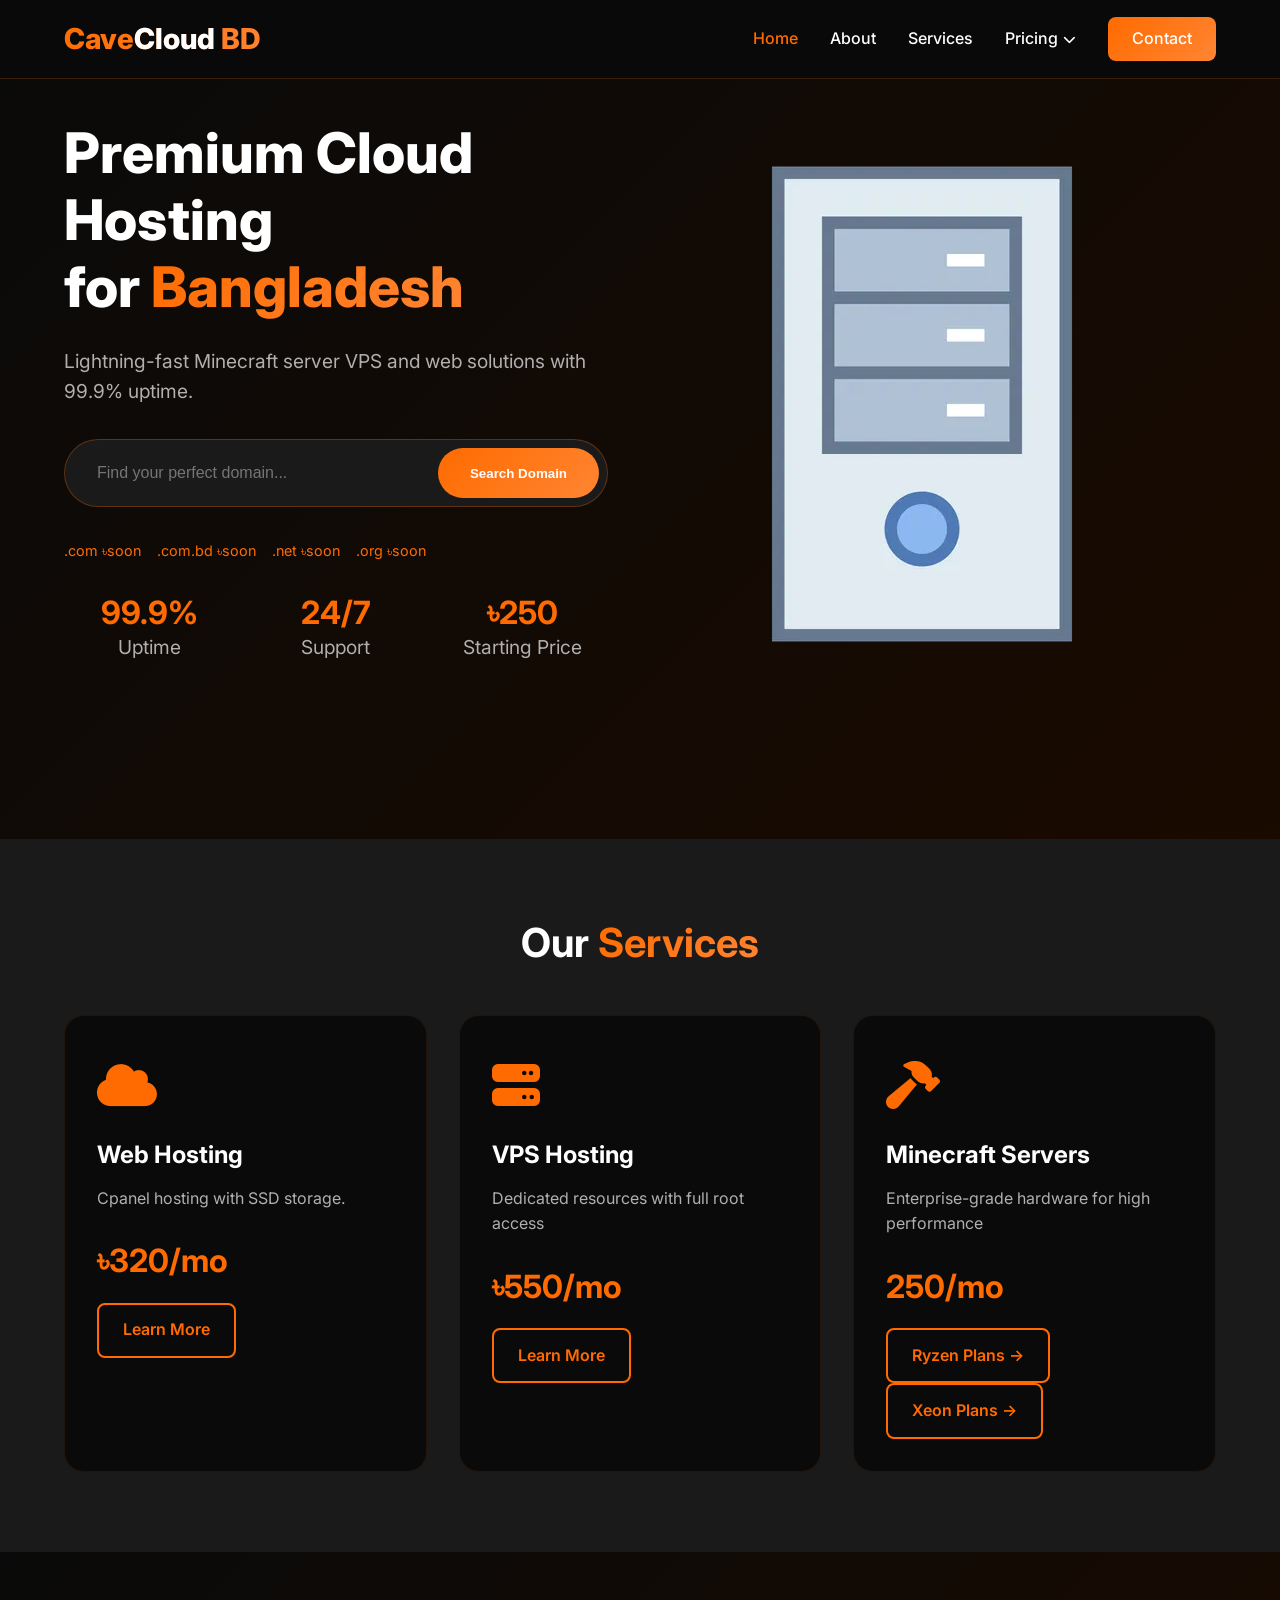
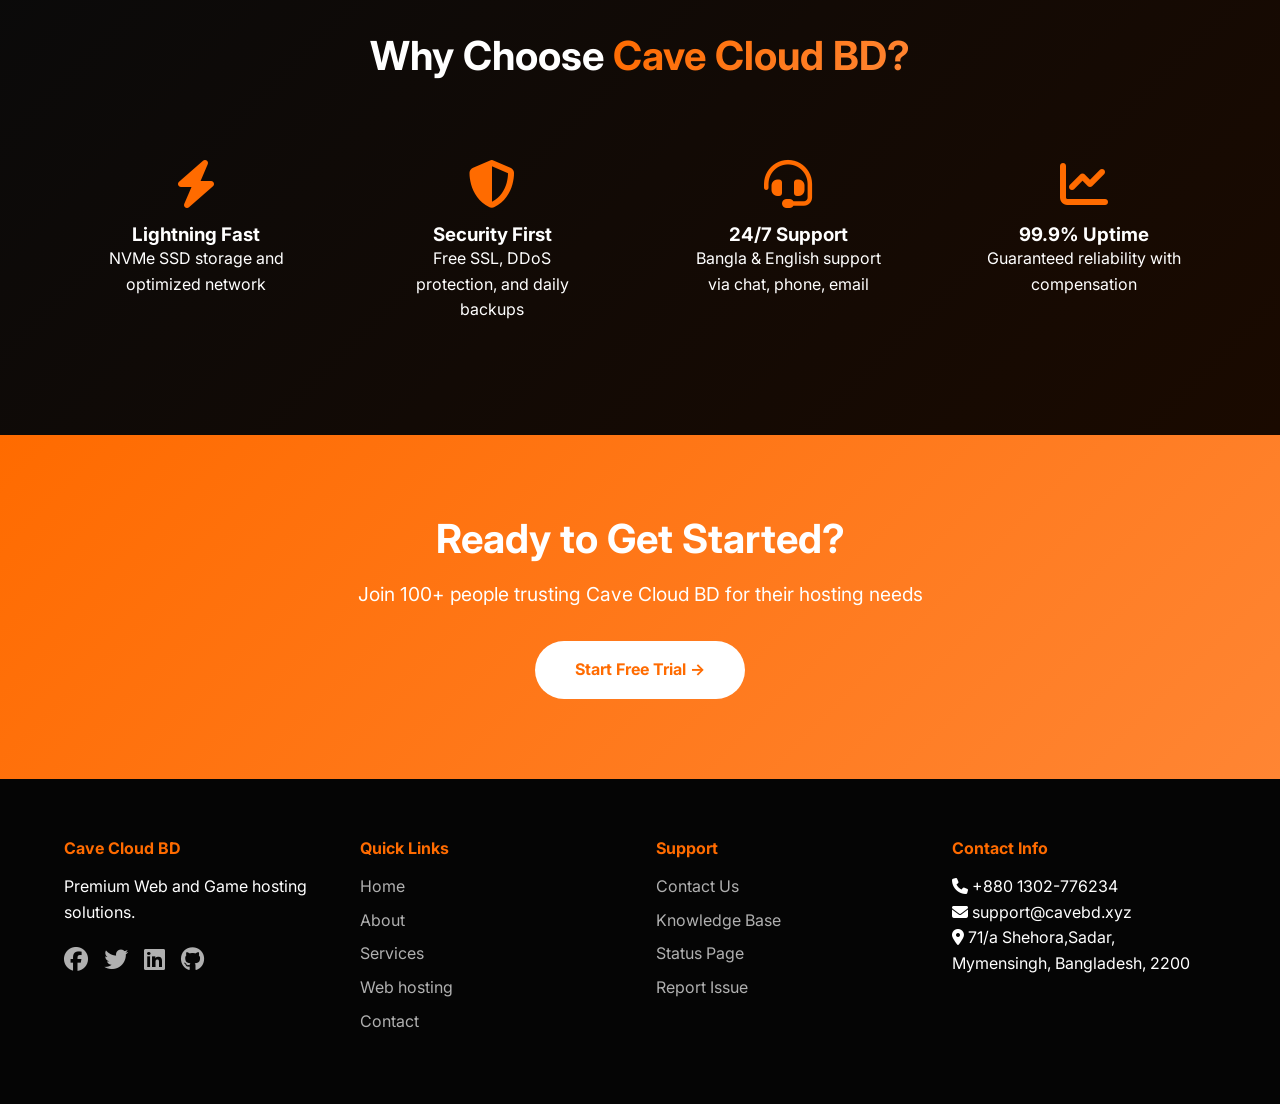
<file: index.html>
<!DOCTYPE html>
<html lang="en">
<head>
    <meta charset="UTF-8">
    <meta name="viewport" content="width=device-width, initial-scale=1.0">
    <title>Cave Cloud BD - Premium Cloud & VPS Hosting</title>
    <meta name="description" content="Lightning-fast Game server, VPS and hosting solutions with 99.9% uptime.">
    <link href="https://fonts.googleapis.com/css2?family=Inter:ital,wght@0,100..900;1,100..900&display=swap" rel="stylesheet">
    <link rel="stylesheet" href="https://cdnjs.cloudflare.com/ajax/libs/font-awesome/6.5.1/css/all.min.css">
    <link rel="stylesheet" href="css/style.css">
</head>
<body>
    <!-- Navigation Component -->
    <nav class="navbar">
        <div class="nav-container">
            <div class="logo">Cave<span>Cloud</span> BD</div>
            <div class="hamburger">
                <span></span>
                <span></span>
                <span></span>
            </div>
                        <div class="nav-links">
                <a href="index.html">Home</a>
                <a href="about.html">About</a>
                <a href="services.html">Services</a>
               <div class="dropdown">
        <a href="pricing.html" class="dropbtn">Pricing<i class="fa-solid fa-chevron-down" style="font-size: 0.8rem; margin-left: 5px;"></i></a>
        <div class="dropdown-content">
            <a href="mcserver.html" class="dropdown-item">
                <div class="item-icon"><i class="fas fa-mountain"></i></div>
                <div class="item-text">
                    <span class="item-title">Minecraft Sever (Xeon)</span>
                </div>
            </a>
            <a href="ryzen.html" class="dropdown-item">
                <div class="item-icon"><i class="fa-solid fa-globe"></i></div>
                <div class="item-text">
                    <span class="item-title">Minecraft Server (Ryzen)</span>
                </div>
            </a>
            <a href="#" class="dropdown-item">
                <div class="item-icon"><i class="fa-solid fa-server"></i></div>
                <div class="item-text">
                    <span class="item-title">Bdix vps plans</span>
                </div>
            </a>
            <a href="pricing.html" class="dropdown-item">
                <div class="item-icon"><i class="fa-solid fa-cloud"></i></div>
                <div class="item-text">
                    <span class="item-title">BDIX Cpanel Hosting</span>
                </div>
            </a>
        </div>
    </div>
                <a href="contact.html" class="btn-nav">Contact</a>
            </div>
        </div>
    </nav>

    <!-- Hero Section -->
    <section class="hero" id="home">
        <div class="hero-container">
            <div class="hero-content">
                <h1>Premium Cloud Hosting<br>for <span class="gradient-text">Bangladesh</span></h1>
                <p>Lightning-fast Minecraft server VPS and web solutions with 99.9% uptime.</p>
                <div class="domain-search">
                    <input type="text" id="domainInput" placeholder="Find your perfect domain...">
                    <button id="searchDomainBtn">Search Domain</button>
                </div>
                <div class="domain-extensions">
                    <span>.com ৳soon</span>
                    <span>.com.bd ৳soon</span>
                    <span>.net ৳soon</span>
                    <span>.org ৳soon</span>
                </div>
                <div class="hero-stats">
                    <div class="stat">
                        <h3>99.9%</h3>
                        <p>Uptime</p>
                    </div>
                    <div class="stat">
                        <h3>24/7</h3>
                        <p>Support</p>
                    </div>
                    <div class="stat">
                        <h3>৳250</h3>
                        <p>Starting Price</p>
                    </div>
                </div>
            </div>
<div class="hero-image">
    <img src="media/19201.png" alt="server" class="responsive-img">
</div>
    <p></p>
                </div>
            </div>
        </div>
    </section>

    <!-- Services Preview Section -->
    <section class="services-preview">
        <h2 class="section-title">Our <span class="gradient-text">Services</span></h2>
        <div class="services-grid">
            <div class="service-card">
                <div class="service-icon"><i class="fas fa-cloud"></i></div>
                <h3>Web Hosting</h3>
                <p>Cpanel hosting with SSD storage.</p>
                <div class="price">৳320<span>/mo</span></div>
                <a href="pricing.html" class="btn-service">Learn More</a>
            </div>
            <div class="service-card">
                <div class="service-icon"><i class="fas fa-server"></i></div>
                <h3>VPS Hosting</h3>
                <p>Dedicated resources with full root access</p>
                <div class="price">৳550<span>/mo</span></div>
                <a href="services.html" class="btn-service">Learn More</a>
            </div>
            <div class="service-card">
                <div class="service-icon"><i class="fas fa-hammer"></i></div>
                <h3>Minecraft Servers</h3>
                <p>Enterprise-grade hardware for high performance</p>
                <div class="price">250<span>/mo</span></div>
                <a href="ryzen.html" class="btn-service">Ryzen Plans →</a>
                <a href="mcserver.html" class="btn-service">Xeon Plans →</a>
            </div>
        </div>
    </section>

    <!-- Features Section -->
    <section class="features">
        <h2 class="section-title">Why Choose <span class="gradient-text">Cave Cloud BD?</span></h2>
        <div class="features-grid">
            <div class="feature-item">
                <i class="fas fa-bolt"></i>
                <h3>Lightning Fast</h3>
                <p>NVMe SSD storage and optimized network</p>
            </div>
            <div class="feature-item">
                <i class="fas fa-shield-alt"></i>
                <h3>Security First</h3>
                <p>Free SSL, DDoS protection, and daily backups</p>
            </div>
            <div class="feature-item">
                <i class="fas fa-headset"></i>
                <h3>24/7 Support</h3>
                <p>Bangla & English support via chat, phone, email</p>
            </div>
            <div class="feature-item">
                <i class="fas fa-chart-line"></i>
                <h3>99.9% Uptime</h3>
                <p>Guaranteed reliability with compensation</p>
            </div>
        </div>
    </section>

    <!-- CTA Section -->
    <section class="cta">
        <h2>Ready to Get Started?</h2>
        <p>Join 100+ people trusting Cave Cloud BD for their hosting needs</p>
        <a href="contact.html" class="btn-cta">Start Free Trial →</a>
    </section>

    <!-- Footer -->
    <footer class="footer">
        <div class="footer-grid">
            <div class="footer-col">
                <h4>Cave Cloud BD</h4>
                <p>Premium Web and Game hosting solutions.</p>
                <div class="social-links">
                    <a href="#"><i class="fab fa-facebook"></i></a>
                    <a href="#"><i class="fab fa-twitter"></i></a>
                    <a href="#"><i class="fab fa-linkedin"></i></a>
                    <a href="#"><i class="fab fa-github"></i></a>
                </div>
            </div>
            <div class="footer-col">
                <h4>Quick Links</h4>
                <a href="index.html">Home</a>
                <a href="about.html">About</a>
                <a href="services.html">Services</a>
                <a href="pricing.html">Web hosting</a>
                <a href="contact.html">Contact</a>
            </div>
            <div class="footer-col">
                <h4>Support</h4>
                <a href="contact.html">Contact Us</a>
                <a href="#">Knowledge Base</a>
                <a href="#">Status Page</a>
                <a href="#">Report Issue</a>
            </div>
            <div class="footer-col">
                <h4>Contact Info</h4>
                <p><i class="fas fa-phone"></i> +880 1302-776234</p>
                <p><i class="fas fa-envelope"></i> support@cavebd.xyz</p>
                <p><i class="fas fa-map-marker-alt"></i> 71/a Shehora,Sadar, Mymensingh, Bangladesh, 2200</p>
            </div>
        </div>
<!--Start of Tawk.to Script-->
<script type="text/javascript">
var Tawk_API=Tawk_API||{}, Tawk_LoadStart=new Date();
(function(){
var s1=document.createElement("script"),s0=document.getElementsByTagName("script")[0];
s1.async=true;
s1.src='https://embed.tawk.to/69cfdf5ab90ed41c33a4aba9/1jla00uqp';
s1.charset='UTF-8';
s1.setAttribute('crossorigin','*');
s0.parentNode.insertBefore(s1,s0);
})();
</script>
<!--End of Tawk.to Script-->
    <script src="js/main.js"></script>
</body>
</html>
</file>
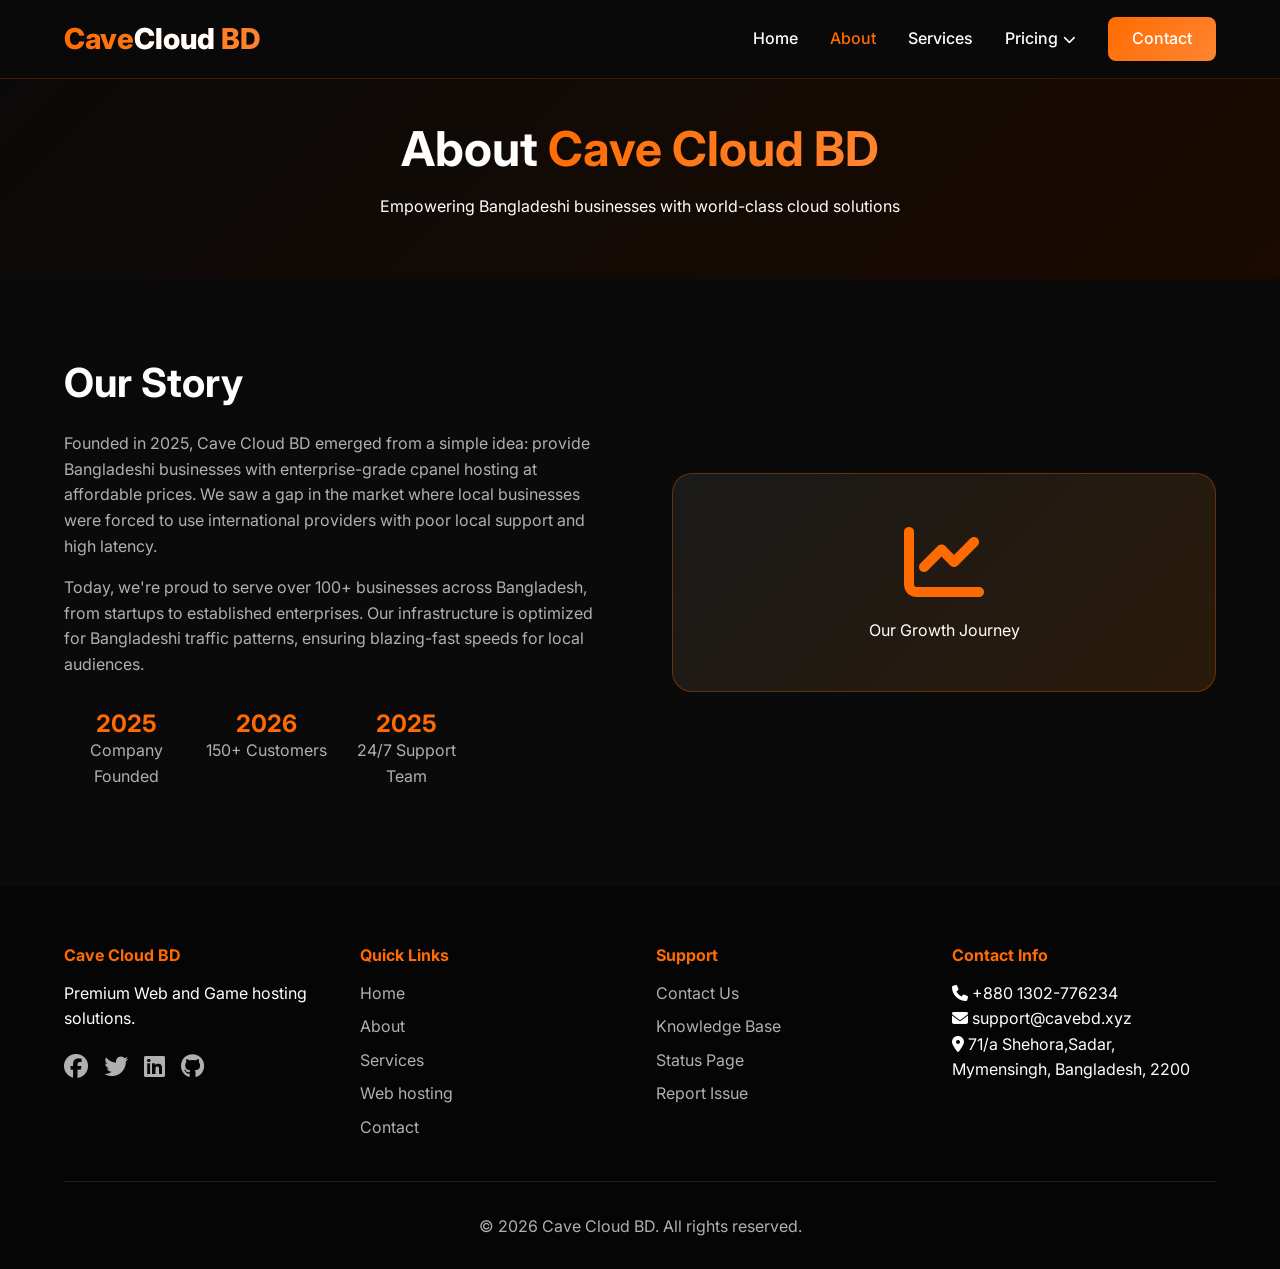
<file: about.html>
<!DOCTYPE html>
<html lang="en">
<head>
    <meta charset="UTF-8">
    <meta name="viewport" content="width=device-width, initial-scale=1.0">
    <title>About Us - Cave Cloud BD</title>
    <link href="https://fonts.googleapis.com/css2?family=Inter:ital,wght@0,100..900;1,100..900&display=swap" rel="stylesheet">
    <link rel="stylesheet" href="https://cdnjs.cloudflare.com/ajax/libs/font-awesome/6.5.1/css/all.min.css">
    <link rel="stylesheet" href="css/style.css">
</head>
<body>
    <nav class="navbar">
        <div class="nav-container">
            <div class="logo">Cave<span>Cloud</span> BD</div>
            <div class="hamburger">
                <span></span>
                <span></span>
                <span></span>
            </div>
                       <div class="nav-links">
                <a href="index.html">Home</a>
                <a href="about.html">About</a>
                <a href="services.html">Services</a>
               <div class="dropdown">
        <a href="pricing.html" class="dropbtn">Pricing<i class="fa-solid fa-chevron-down" style="font-size: 0.8rem; margin-left: 5px;"></i></a>
        <div class="dropdown-content">
            <a href="mcserver.html" class="dropdown-item">
                <div class="item-icon"><i class="fas fa-mountain"></i></div>
                <div class="item-text">
                    <span class="item-title">Minecraft Sever (Xeon)</span>
                </div>
            </a>
            <a href="ryzen.html" class="dropdown-item">
                <div class="item-icon"><i class="fa-solid fa-globe"></i></div>
                <div class="item-text">
                    <span class="item-title">Minecraft Server (Ryzen)</span>
                </div>
            </a>
            <a href="#" class="dropdown-item">
                <div class="item-icon"><i class="fa-solid fa-server"></i></div>
                <div class="item-text">
                    <span class="item-title">Bdix vps plans</span>
                </div>
            </a>
            <a href="pricing.html" class="dropdown-item">
                <div class="item-icon"><i class="fa-solid fa-cloud"></i></div>
                <div class="item-text">
                    <span class="item-title">BDIX Cpanel Hosting</span>
                </div>
            </a>
        </div>
    </div>
                <a href="contact.html" class="btn-nav">Contact</a>
            </div>
        </div>
    </nav>

    <section class="page-header">
        <h1>About <span class="gradient-text">Cave Cloud BD</span></h1>
        <p>Empowering Bangladeshi businesses with world-class cloud solutions</p>
    </section>

    <section class="about-story">
        <div class="about-container">
            <div class="about-content">
                <h2>Our Story</h2>
                <p>Founded in 2025, Cave Cloud BD emerged from a simple idea: provide Bangladeshi businesses with enterprise-grade cpanel hosting at affordable prices. We saw a gap in the market where local businesses were forced to use international providers with poor local support and high latency.</p>
                <p>Today, we're proud to serve over 100+ businesses across Bangladesh, from startups to established enterprises. Our infrastructure is optimized for Bangladeshi traffic patterns, ensuring blazing-fast speeds for local audiences.</p>
                <div class="milestones">
                    <div class="milestone">
                        <h3>2025</h3>
                        <p>Company Founded</p>
                    </div>
                    <div class="milestone">
                        <h3>2026</h3>
                        <p>150+ Customers</p>
                    </div>
                    <div class="milestone">
                        <h3>2025</h3>
                        <p>24/7 Support Team</p>
                    </div>
                </div>
            </div>
            <div class="about-image">
                <div class="image-placeholder">
                    <i class="fas fa-chart-line"></i>
                    <p>Our Growth Journey</p>
                </div>
            </div>
        </div>
    </section>
 <!-- Footer -->
    <footer class="footer">
        <div class="footer-grid">
            <div class="footer-col">
                <h4>Cave Cloud BD</h4>
                <p>Premium Web and Game hosting solutions.</p>
                <div class="social-links">
                    <a href="#"><i class="fab fa-facebook"></i></a>
                    <a href="#"><i class="fab fa-twitter"></i></a>
                    <a href="#"><i class="fab fa-linkedin"></i></a>
                    <a href="#"><i class="fab fa-github"></i></a>
                </div>
            </div>
            <div class="footer-col">
                <h4>Quick Links</h4>
                <a href="index.html">Home</a>
                <a href="about.html">About</a>
                <a href="services.html">Services</a>
                <a href="pricing.html">Web hosting</a>
                <a href="contact.html">Contact</a>
            </div>
            <div class="footer-col">
                <h4>Support</h4>
                <a href="contact.html">Contact Us</a>
                <a href="#">Knowledge Base</a>
                <a href="#">Status Page</a>
                <a href="#">Report Issue</a>
            </div>
            <div class="footer-col">
                <h4>Contact Info</h4>
                <p><i class="fas fa-phone"></i> +880 1302-776234</p>
                <p><i class="fas fa-envelope"></i> support@cavebd.xyz</p>
                <p><i class="fas fa-map-marker-alt"></i> 71/a Shehora,Sadar, Mymensingh, Bangladesh, 2200</p>
            </div>
        </div>
        <div class="copyright">
            <p>&copy; 2026 Cave Cloud BD. All rights reserved.</p>
        </div>
    </footer>
<!--Start of Tawk.to Script-->
<script type="text/javascript">
var Tawk_API=Tawk_API||{}, Tawk_LoadStart=new Date();
(function(){
var s1=document.createElement("script"),s0=document.getElementsByTagName("script")[0];
s1.async=true;
s1.src='https://embed.tawk.to/69cfdf5ab90ed41c33a4aba9/1jla00uqp';
s1.charset='UTF-8';
s1.setAttribute('crossorigin','*');
s0.parentNode.insertBefore(s1,s0);
})();
</script>
<!--End of Tawk.to Script-->
    <script src="js/main.js"></script>
</body>
</html>
</file>
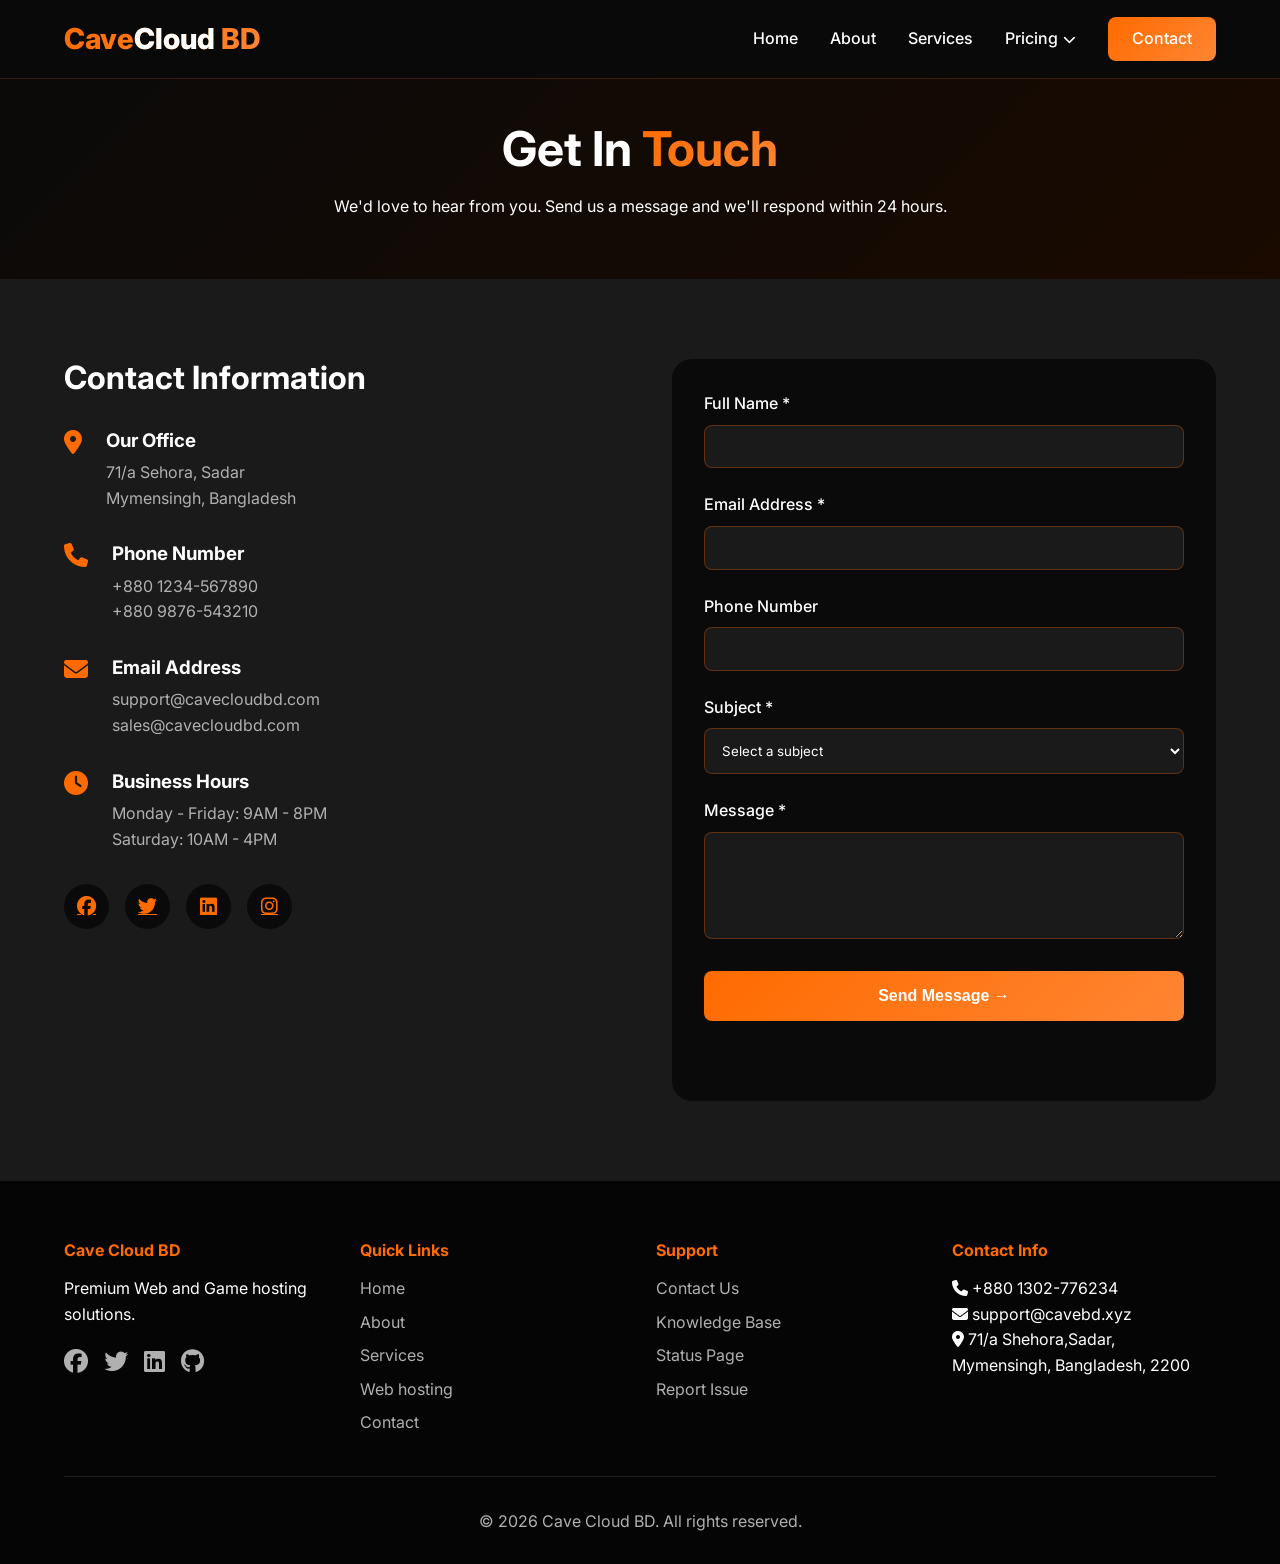
<file: contact.html>
<!DOCTYPE html>
<html lang="en">
<head>
    <meta charset="UTF-8">
    <meta name="viewport" content="width=device-width, initial-scale=1.0">
    <title>Contact Us - Cave Cloud BD</title>
    <link href="https://fonts.googleapis.com/css2?family=Inter:ital,wght@0,100..900;1,100..900&display=swap" rel="stylesheet">
    <link rel="stylesheet" href="https://cdnjs.cloudflare.com/ajax/libs/font-awesome/6.5.1/css/all.min.css">
    <link rel="stylesheet" href="css/style.css">
</head>
<body>
    <nav class="navbar">
        <div class="nav-container">
            <div class="logo">Cave<span>Cloud</span> BD</div>
            <div class="hamburger">
                <span></span>
                <span></span>
                <span></span>
            </div>
                        <div class="nav-links">
                <a href="index.html">Home</a>
                <a href="about.html">About</a>
                <a href="services.html">Services</a>
               <div class="dropdown">
        <a href="pricing.html" class="dropbtn">Pricing<i class="fa-solid fa-chevron-down" style="font-size: 0.8rem; margin-left: 5px;"></i></a>
        <div class="dropdown-content">
            <a href="mcserver.html" class="dropdown-item">
                <div class="item-icon"><i class="fas fa-mountain"></i></div>
                <div class="item-text">
                    <span class="item-title">Minecraft Sever (Xeon)</span>
                </div>
            </a>
            <a href="#" class="dropdown-item">
                <div class="item-icon"><i class="fa-solid fa-globe"></i></div>
                <div class="item-text">
                    <span class="item-title">Minecraft Server (Ryzen)</span>
                </div>
            </a>
            <a href="#" class="dropdown-item">
                <div class="item-icon"><i class="fa-solid fa-server"></i></div>
                <div class="item-text">
                    <span class="item-title">Bdix vps plans</span>
                </div>
            </a>
            <a href="pricing.html" class="dropdown-item">
                <div class="item-icon"><i class="fa-solid fa-cloud"></i></div>
                <div class="item-text">
                    <span class="item-title">BDIX Cpanel Hosting</span>
                </div>
            </a>
        </div>
    </div>
                <a href="contact.html" class="btn-nav">Contact</a>
            </div>
        </div>
    </nav>

    <section class="page-header">
        <h1>Get In <span class="gradient-text">Touch</span></h1>
        <p>We'd love to hear from you. Send us a message and we'll respond within 24 hours.</p>
    </section>

    <section class="contact-section">
        <div class="contact-container">
            <div class="contact-info">
                <h2>Contact Information</h2>
                <div class="info-item">
                    <i class="fas fa-map-marker-alt"></i>
                    <div>
                        <h3>Our Office</h3>
                        <p>71/a Sehora, Sadar<br>Mymensingh, Bangladesh</p>
                    </div>
                </div>
                <div class="info-item">
                    <i class="fas fa-phone"></i>
                    <div>
                        <h3>Phone Number</h3>
                        <p>+880 1234-567890<br>+880 9876-543210</p>
                    </div>
                </div>
                <div class="info-item">
                    <i class="fas fa-envelope"></i>
                    <div>
                        <h3>Email Address</h3>
                        <p>support@cavecloudbd.com<br>sales@cavecloudbd.com</p>
                    </div>
                </div>
                <div class="info-item">
                    <i class="fas fa-clock"></i>
                    <div>
                        <h3>Business Hours</h3>
                        <p>Monday - Friday: 9AM - 8PM<br>Saturday: 10AM - 4PM</p>
                    </div>
                </div>
                <div class="social-links-large">
                    <a href="#"><i class="fab fa-facebook"></i></a>
                    <a href="#"><i class="fab fa-twitter"></i></a>
                    <a href="#"><i class="fab fa-linkedin"></i></a>
                    <a href="#"><i class="fab fa-instagram"></i></a>
                </div>
            </div>
            <div class="contact-form">
                <form id="contactForm">
                    <div class="form-group">
                        <label for="name">Full Name *</label>
                        <input type="text" id="name" name="name" required>
                    </div>
                    <div class="form-group">
                        <label for="email">Email Address *</label>
                        <input type="email" id="email" name="email" required>
                    </div>
                    <div class="form-group">
                        <label for="phone">Phone Number</label>
                        <input type="tel" id="phone" name="phone">
                    </div>
                    <div class="form-group">
                        <label for="subject">Subject *</label>
                        <select id="subject" name="subject" required>
                            <option value="">Select a subject</option>
                            <option value="sales">Sales Inquiry</option>
                            <option value="support">Technical Support</option>
                            <option value="billing">Billing Question</option>
                            <option value="general">General Inquiry</option>
                        </select>
                    </div>
                    <div class="form-group">
                        <label for="message">Message *</label>
                        <textarea id="message" name="message" rows="5" required></textarea>
                    </div>
                    <button type="submit" class="btn-submit">Send Message →</button>
                </form>
                <div id="formMessage" class="form-message"></div>
            </div>
        </div>
    </section>
    </section>
    <!-- Footer -->
    <footer class="footer">
        <div class="footer-grid">
            <div class="footer-col">
                <h4>Cave Cloud BD</h4>
                <p>Premium Web and Game hosting solutions.</p>
                <div class="social-links">
                    <a href="#"><i class="fab fa-facebook"></i></a>
                    <a href="#"><i class="fab fa-twitter"></i></a>
                    <a href="#"><i class="fab fa-linkedin"></i></a>
                    <a href="#"><i class="fab fa-github"></i></a>
                </div>
            </div>
            <div class="footer-col">
                <h4>Quick Links</h4>
                <a href="index.html">Home</a>
                <a href="about.html">About</a>
                <a href="services.html">Services</a>
                <a href="pricing.html">Web hosting</a>
                <a href="contact.html">Contact</a>
            </div>
            <div class="footer-col">
                <h4>Support</h4>
                <a href="contact.html">Contact Us</a>
                <a href="#">Knowledge Base</a>
                <a href="#">Status Page</a>
                <a href="#">Report Issue</a>
            </div>
            <div class="footer-col">
                <h4>Contact Info</h4>
                <p><i class="fas fa-phone"></i> +880 1302-776234</p>
                <p><i class="fas fa-envelope"></i> support@cavebd.xyz</p>
                <p><i class="fas fa-map-marker-alt"></i> 71/a Shehora,Sadar, Mymensingh, Bangladesh, 2200</p>
            </div>
        </div>
        <div class="copyright">
            <p>&copy; 2026 Cave Cloud BD. All rights reserved.</p>
        </div>
    </footer>
<!--Start of Tawk.to Script-->
<script type="text/javascript">
var Tawk_API=Tawk_API||{}, Tawk_LoadStart=new Date();
(function(){
var s1=document.createElement("script"),s0=document.getElementsByTagName("script")[0];
s1.async=true;
s1.src='https://embed.tawk.to/69cfdf5ab90ed41c33a4aba9/1jla00uqp';
s1.charset='UTF-8';
s1.setAttribute('crossorigin','*');
s0.parentNode.insertBefore(s1,s0);
})();
</script>
<!--End of Tawk.to Script-->
    <script src="js/main.js"></script>
</body>
</html>
</file>
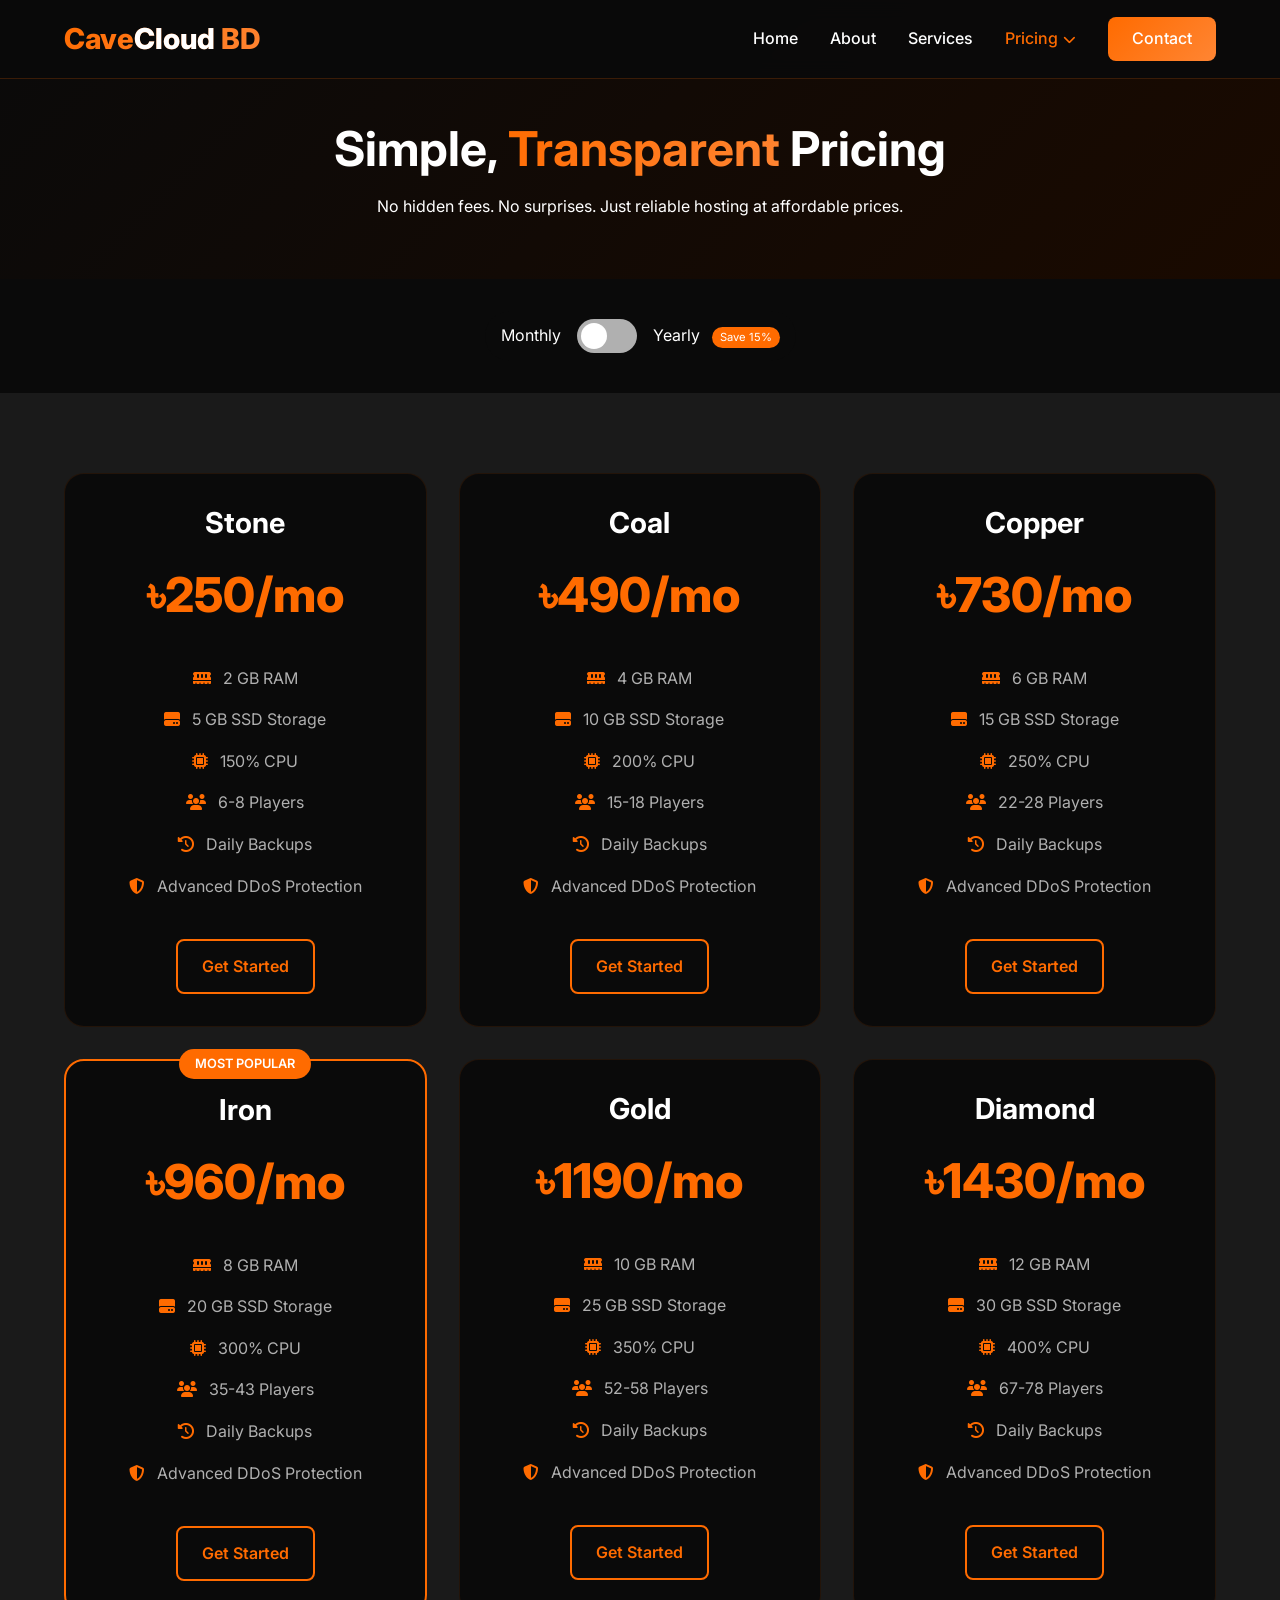
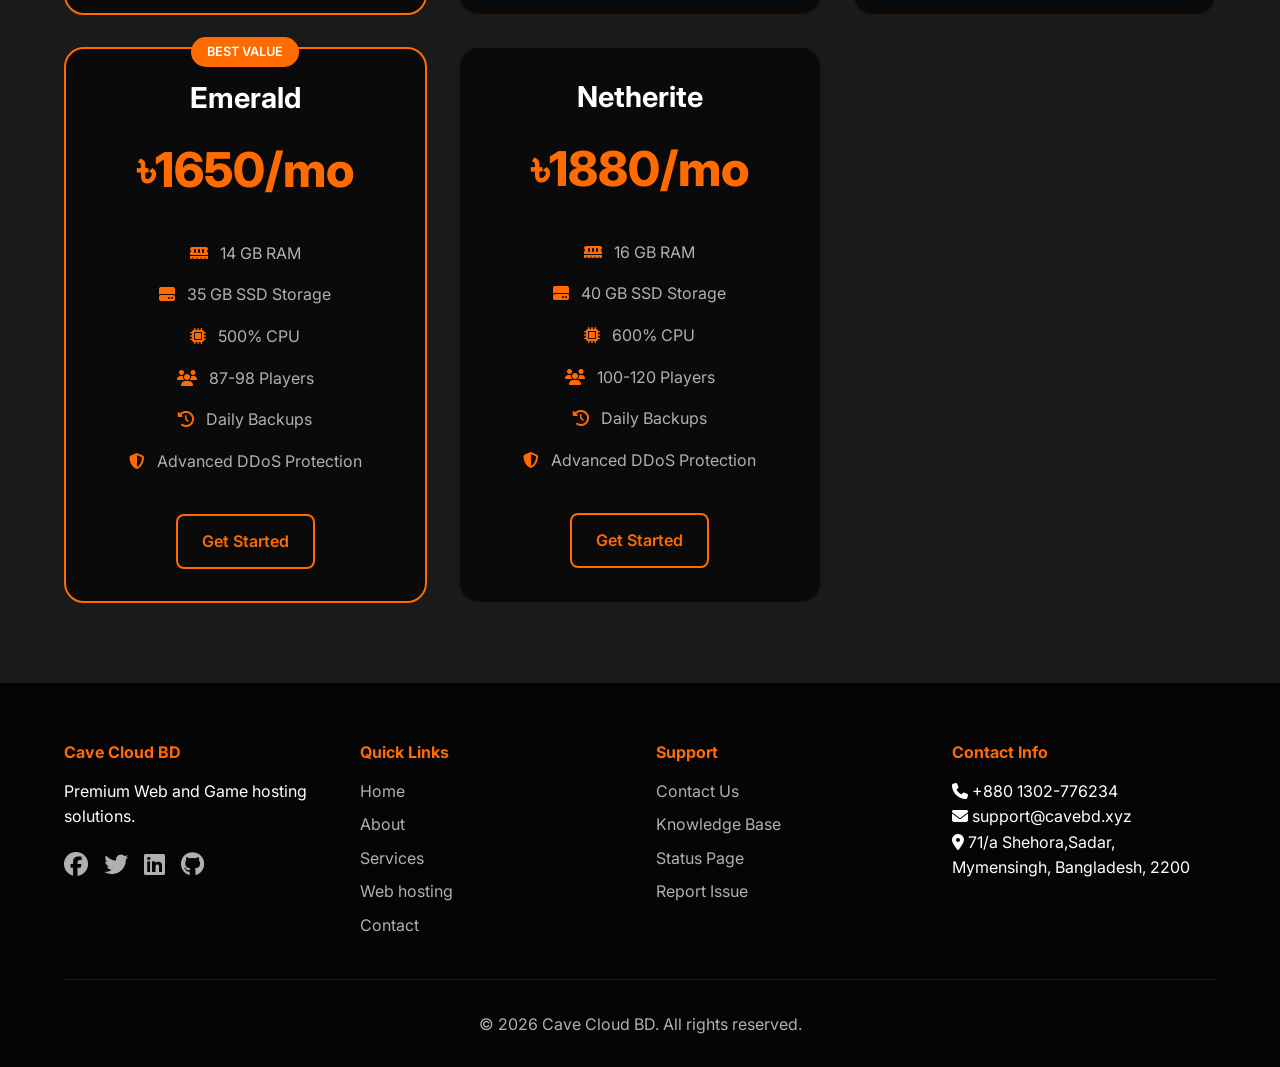
<file: mcserver.html>
<!DOCTYPE html>
<html lang="en">
<head>
    <meta charset="UTF-8">
    <meta name="viewport" content="width=device-width, initial-scale=1.0">
    <title>Pricing - Cave Cloud BD</title>
    <link href="https://fonts.googleapis.com/css2?family=Inter:ital,wght@0,100..900;1,100..900&display=swap" rel="stylesheet">
    <link rel="stylesheet" href="https://cdnjs.cloudflare.com/ajax/libs/font-awesome/6.5.1/css/all.min.css">
    <link rel="stylesheet" href="css/style.css">
</head>
<body>
    <nav class="navbar">
        <div class="nav-container">
            <div class="logo">Cave<span>Cloud</span> BD</div>
            <div class="hamburger">
                <span></span>
                <span></span>
                <span></span>
            </div>
            <div class="nav-links">
                <a href="index.html">Home</a>
                <a href="about.html">About</a>
                <a href="services.html">Services</a>
               <div class="dropdown">
        <a href="pricing.html" class="dropbtn">Pricing<i class="fa-solid fa-chevron-down" style="font-size: 0.8rem; margin-left: 5px;"></i></a>
        <div class="dropdown-content">
            <a href="mcserver.html" class="dropdown-item">
                <div class="item-icon"><i class="fas fa-mountain"></i></div>
                <div class="item-text">
                    <span class="item-title">Minecraft Sever (Xeon)</span>
                </div>
            </a>
            <a href="ryzen.html" class="dropdown-item">
                <div class="item-icon"><i class="fa-solid fa-globe"></i></div>
                <div class="item-text">
                    <span class="item-title">Minecraft Server (Ryzen)</span>
                </div>
            </a>
            <a href="#" class="dropdown-item">
                <div class="item-icon"><i class="fa-solid fa-server"></i></div>
                <div class="item-text">
                    <span class="item-title">Bdix vps plans</span>
                </div>
            </a>
            <a href="pricing.html" class="dropdown-item">
                <div class="item-icon"><i class="fa-solid fa-cloud"></i></div>
                <div class="item-text">
                    <span class="item-title">BDIX Cpanel Hosting</span>
                </div>
            </a>
        </div>
    </div>
                <a href="contact.html" class="btn-nav">Contact</a>
            </div>
        </div>
    </nav>

    <section class="page-header">
        <h1>Simple, <span class="gradient-text">Transparent</span> Pricing</h1>
        <p>No hidden fees. No surprises. Just reliable hosting at affordable prices.</p>
    </section>

    <section class="pricing-toggle">
        <div class="toggle-container">
            <span class="toggle-label">Monthly</span>
            <label class="switch">
                <input type="checkbox" id="pricingToggle">
                <span class="slider"></span>
            </label>
            <span class="toggle-label">Yearly <span class="save-badge">Save 15%</span></span>
        </div>
    </section>

    <section class="pricing-main">
        <div class="pricing-grid" id="pricingGrid">
        
<div class="pricing-card">
                <h3>Stone</h3>
                <div class="pricing-price monthly-price">৳250<span>/mo</span></div>
                <div class="pricing-price yearly-price" style="display:none;">৳2550<span>/year</span></div>
                <ul class="pricing-features">
                    <li><i class="fas fa-memory"></i> 2 GB RAM</li>
                    <li><i class="fas fa-hard-drive"></i> 5 GB SSD Storage</li>
                    <li><i class="fas fa-microchip"></i> 150% CPU</li>
                    <li><i class="fas fa-users"></i> 6-8 Players</li>
                    <li><i class="fas fa-clock-rotate-left"></i> Daily Backups</li>
                     <li><i class="fas fa-shield-halved"></i> Advanced DDoS Protection</li>
                </ul>
                <a href="contact.html" class="btn-service">Get Started</a>
            </div>
            <div class="pricing-card">
                <h3>Coal</h3>
                <div class="pricing-price monthly-price">৳490<span>/mo</span></div>
                <div class="pricing-price yearly-price" style="display:none;">৳4998<span>/year</span></div>
                <ul class="pricing-features">
                    <li><i class="fas fa-memory"></i> 4 GB RAM</li>
                    <li><i class="fas fa-hard-drive"></i> 10 GB SSD Storage</li>
                    <li><i class="fas fa-microchip"></i> 200% CPU </li>
                    <li><i class="fas fa-users"></i> 15-18 Players</li>
                    <li><i class="fas fa-clock-rotate-left"></i> Daily Backups</li>
                     <li><i class="fas fa-shield-halved"></i> Advanced DDoS Protection</li>
                </ul>
                <a href="contact.html" class="btn-service">Get Started</a>
            </div>
            <div class="pricing-card">
                <h3>Copper</h3>
                <div class="pricing-price monthly-price">৳730<span>/mo</span></div>
                <div class="pricing-price yearly-price" style="display:none;">৳7446<span>/year</span></div>
                <ul class="pricing-features">
                    <li><i class="fas fa-memory"></i> 6 GB RAM</li>
                    <li><i class="fas fa-hard-drive"></i> 15 GB SSD Storage</li>
                    <li><i class="fas fa-microchip"></i> 250% CPU</li>
                    <li><i class="fas fa-users"></i> 22-28 Players</li>
                    <li><i class="fas fa-clock-rotate-left"></i> Daily Backups</li>
                    <li><i class="fas fa-shield-halved"></i> Advanced DDoS Protection</li>
                </ul>
                <a href="contact.html" class="btn-service">Get Started</a>
            </div>
                        <div class="pricing-card popular">
                        <div class="popular-badge">MOST POPULAR</div>
                <h3>Iron</h3>
                <div class="pricing-price monthly-price">৳960<span>/mo</span></div>
                <div class="pricing-price yearly-price" style="display:none;">৳9792<span>/year</span></div>
                <ul class="pricing-features">
                    <li><i class="fas fa-memory"></i> 8 GB RAM</li>
                    <li><i class="fas fa-hard-drive"></i> 20 GB SSD Storage</li>
                    <li><i class="fas fa-microchip"></i> 300% CPU</li>
                    <li><i class="fas fa-users"></i> 35-43 Players</li>
                    <li><i class="fas fa-clock-rotate-left"></i> Daily Backups</li>
                    <li><i class="fas fa-shield-halved"></i> Advanced DDoS Protection</li>
                </ul>
                <a href="contact.html" class="btn-service">Get Started</a>
        </div>
                    <div class="pricing-card">
                <h3>Gold</h3>
                <div class="pricing-price monthly-price">৳1190<span>/mo</span></div>
                <div class="pricing-price yearly-price" style="display:none;">৳12138<span>/year</span></div>
                <ul class="pricing-features">
                    <li><i class="fas fa-memory"></i> 10 GB RAM</li>
                    <li><i class="fas fa-hard-drive"></i> 25 GB SSD Storage</li>
                    <li><i class="fas fa-microchip"></i> 350% CPU</li>
                    <li><i class="fas fa-users"></i> 52-58 Players</li>
                    <li><i class="fas fa-clock-rotate-left"></i> Daily Backups</li>
                    <li><i class="fas fa-shield-halved"></i> Advanced DDoS Protection</li>
                </ul>
                <a href="contact.html" class="btn-service">Get Started</a>
            </div>
                     <div class="pricing-card">
                <h3>Diamond</h3>
                <div class="pricing-price monthly-price">৳1430<span>/mo</span></div>
                <div class="pricing-price yearly-price" style="display:none;">৳14586<span>/year</span></div>
                <ul class="pricing-features">
                    <li><i class="fas fa-memory"></i> 12 GB RAM</li>
                    <li><i class="fas fa-hard-drive"></i> 30 GB SSD Storage</li>
                    <li><i class="fas fa-microchip"></i> 400% CPU</li>
                    <li><i class="fas fa-users"></i> 67-78 Players</li>
                    <li><i class="fas fa-clock-rotate-left"></i> Daily Backups</li>
                    <li><i class="fas fa-shield-halved"></i> Advanced DDoS Protection</li>
                </ul>
                <a href="contact.html" class="btn-service">Get Started</a>
            </div>
                        <div class="pricing-card popular">
                        <div class="popular-badge"> BEST VALUE</div>
                <h3>Emerald</h3>
                <div class="pricing-price monthly-price">৳1650<span>/mo</span></div>
                <div class="pricing-price yearly-price" style="display:none;">৳16830<span>/year</span></div>
                <ul class="pricing-features">
                    <li><i class="fas fa-memory"></i> 14 GB RAM</li>
                    <li><i class="fas fa-hard-drive"></i> 35 GB SSD Storage</li>
                    <li><i class="fas fa-microchip"></i> 500% CPU</li>
                    <li><i class="fas fa-users"></i> 87-98 Players</li>
                    <li><i class="fas fa-clock-rotate-left"></i> Daily Backups</li>
                    <li><i class="fas fa-shield-halved"></i> Advanced DDoS Protection</li>
                </ul>
                <a href="contact.html" class="btn-service">Get Started</a>
        </div>
          <div class="pricing-card">
                <h3>Netherite</h3>
                <div class="pricing-price monthly-price">৳1880<span>/mo</span></div>
                <div class="pricing-price yearly-price" style="display:none;">৳19176<span>/year</span></div>
                <ul class="pricing-features">
                    <li><i class="fas fa-memory"></i> 16 GB RAM</li>
                    <li><i class="fas fa-hard-drive"></i> 40 GB SSD Storage</li>
                    <li><i class="fas fa-microchip"></i> 600% CPU</li>
                    <li><i class="fas fa-users"></i> 100-120 Players</li>
                    <li><i class="fas fa-clock-rotate-left"></i> Daily Backups</li>
                    <li><i class="fas fa-shield-halved"></i> Advanced DDoS Protection</li>
                </ul>
                <a href="contact.html" class="btn-service">Get Started</a>
            </div>
        
    </section>

 <!--   <section class="compare-table">
        <h2 class="section-title">Compare <span class="gradient-text">Features</span></h2>
        <div class="table-container">
            <table class="features-table">
                <thead>
                    <tr>
                        <th>Feature</th>
                        <th>Starter</th>
                        <th>Professional</th>
                        <th>Enterprise</th>
                    </tr>
                </thead>
                <tbody>
                    <tr><td>Storage</td><td>10 GB</td><td>50 GB</td><td>200 GB</td></tr>
                    <tr><td>Bandwidth</td><td>100 GB</td><td>Unlimited</td><td>Unlimited</td></tr>
                    <tr><td>Free SSL</td><td>✓</td><td>✓</td><td>✓</td></tr>
                    <tr><td>Free CDN</td><td>✗</td><td>✓</td><td>✓</td></tr>
                    <tr><td>Daily Backups</td><td>✗</td><td>✓</td><td>✓</td></tr>
                    <tr><td>Priority Support</td><td>✗</td><td>✗</td><td>✓</td></tr>
                    <tr><td>Dedicated IP</td><td>✗</td><td>✗</td><td>✓</td></tr>
                </tbody>
            </table>
        </div>
    </section> -->
    <!-- Footer -->
    <footer class="footer">
        <div class="footer-grid">
            <div class="footer-col">
                <h4>Cave Cloud BD</h4>
                <p>Premium Web and Game hosting solutions.</p>
                <div class="social-links">
                    <a href="#"><i class="fab fa-facebook"></i></a>
                    <a href="#"><i class="fab fa-twitter"></i></a>
                    <a href="#"><i class="fab fa-linkedin"></i></a>
                    <a href="#"><i class="fab fa-github"></i></a>
                </div>
            </div>
            <div class="footer-col">
                <h4>Quick Links</h4>
                <a href="index.html">Home</a>
                <a href="about.html">About</a>
                <a href="services.html">Services</a>
                <a href="pricing.html">Web hosting</a>
                <a href="contact.html">Contact</a>
            </div>
            <div class="footer-col">
                <h4>Support</h4>
                <a href="contact.html">Contact Us</a>
                <a href="#">Knowledge Base</a>
                <a href="#">Status Page</a>
                <a href="#">Report Issue</a>
            </div>
            <div class="footer-col">
                <h4>Contact Info</h4>
                <p><i class="fas fa-phone"></i> +880 1302-776234</p>
                <p><i class="fas fa-envelope"></i> support@cavebd.xyz</p>
                <p><i class="fas fa-map-marker-alt"></i> 71/a Shehora,Sadar, Mymensingh, Bangladesh, 2200</p>
            </div>
        </div>
        <div class="copyright">
            <p>&copy; 2026 Cave Cloud BD. All rights reserved.</p>
        </div>
    </footer>
<!--Start of Tawk.to Script-->
<script type="text/javascript">
var Tawk_API=Tawk_API||{}, Tawk_LoadStart=new Date();
(function(){
var s1=document.createElement("script"),s0=document.getElementsByTagName("script")[0];
s1.async=true;
s1.src='https://embed.tawk.to/69cfdf5ab90ed41c33a4aba9/1jla00uqp';
s1.charset='UTF-8';
s1.setAttribute('crossorigin','*');
s0.parentNode.insertBefore(s1,s0);
})();
</script>
<!--End of Tawk.to Script-->
    <script src="js/main.js"></script>
</body>
</html>
</file>
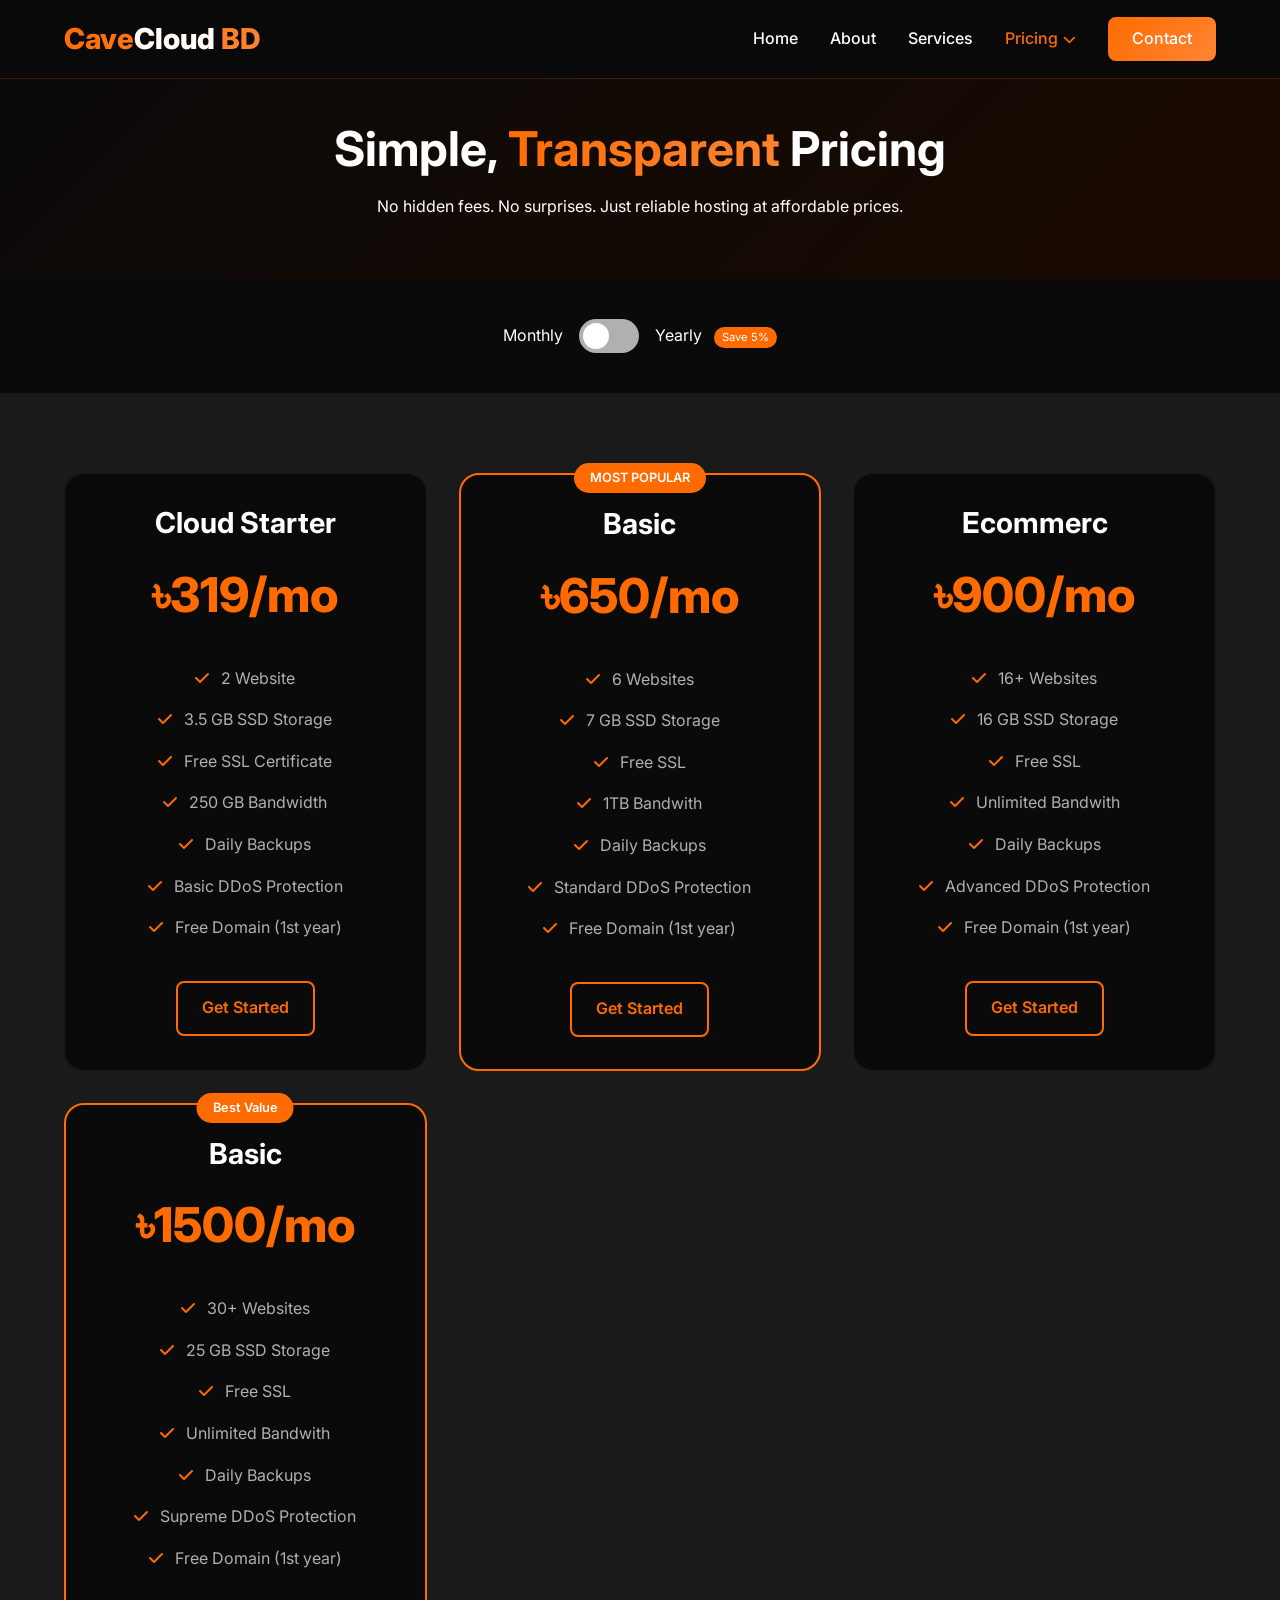
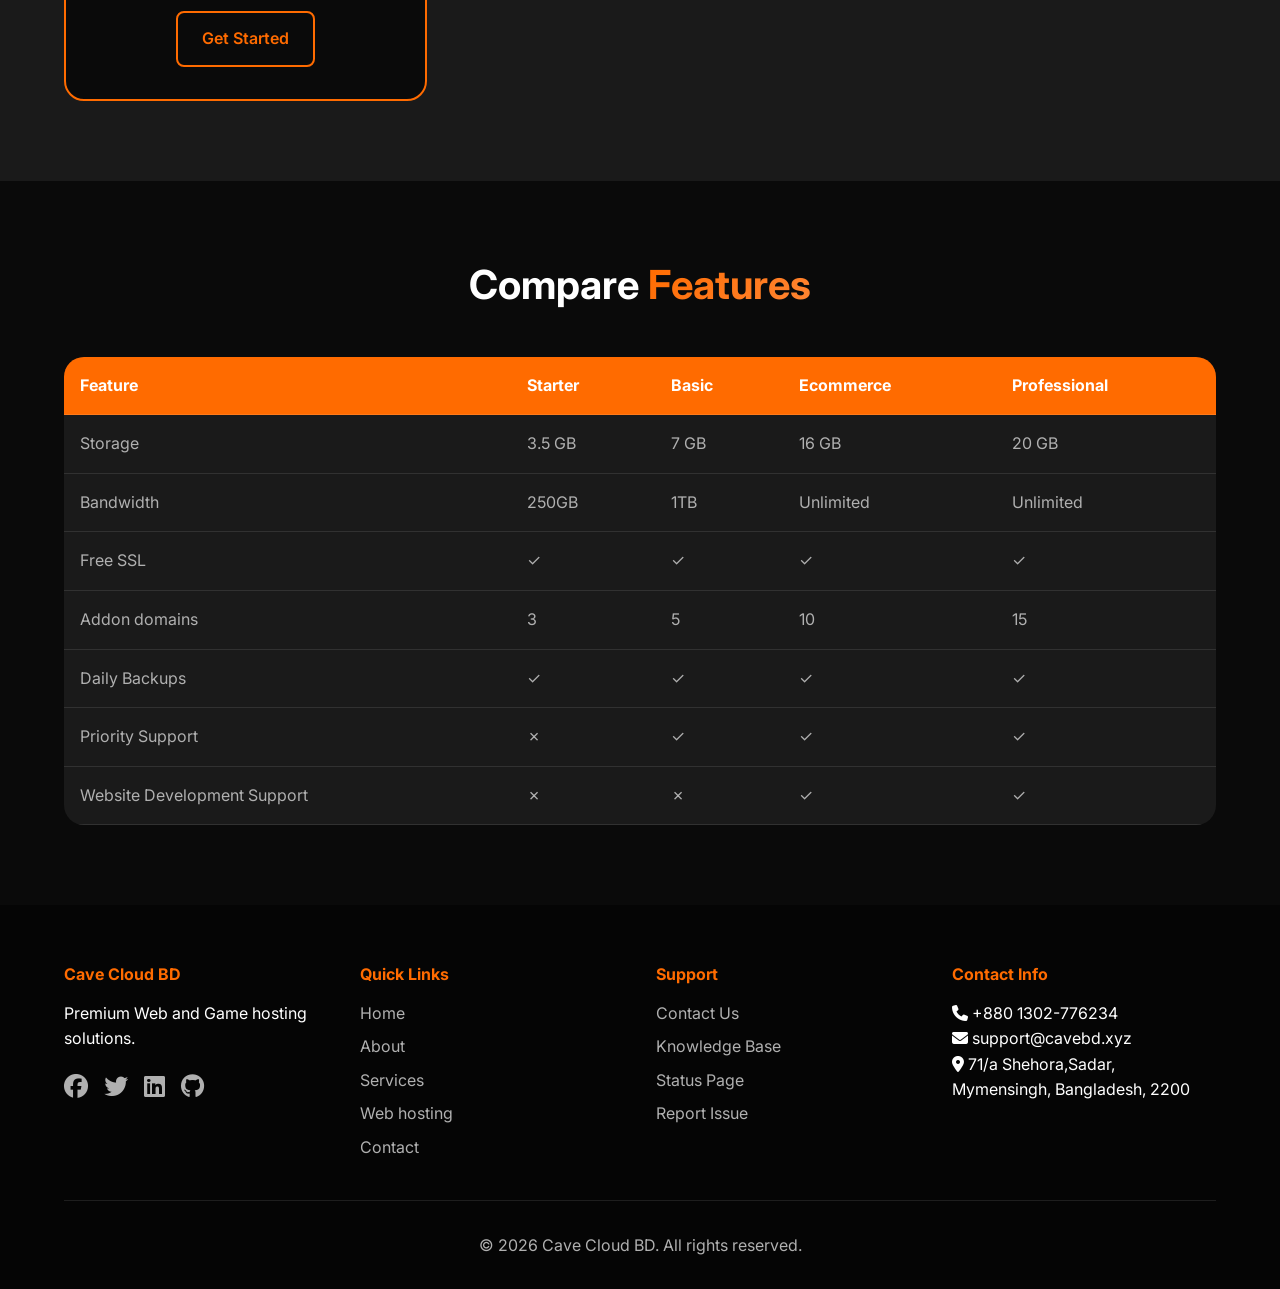
<file: pricing.html>
<!DOCTYPE html>
<html lang="en">
<head>
    <meta charset="UTF-8">
    <meta name="viewport" content="width=device-width, initial-scale=1.0">
    <title>Pricing - Cave Cloud BD</title>
    <link href="https://fonts.googleapis.com/css2?family=Inter:ital,wght@0,100..900;1,100..900&display=swap" rel="stylesheet">
    <link rel="stylesheet" href="https://cdnjs.cloudflare.com/ajax/libs/font-awesome/6.5.1/css/all.min.css">
    <link rel="stylesheet" href="css/style.css">
</head>
<body>
    <nav class="navbar">
        <div class="nav-container">
            <div class="logo">Cave<span>Cloud</span> BD</div>
            <div class="hamburger">
                <span></span>
                <span></span>
                <span></span>
            </div>
                        <div class="nav-links">
                <a href="index.html">Home</a>
                <a href="about.html">About</a>
                <a href="services.html">Services</a>
               <div class="dropdown">
        <a href="pricing.html" class="dropbtn">Pricing<i class="fa-solid fa-chevron-down" style="font-size: 0.8rem; margin-left: 5px;"></i></a>
        <div class="dropdown-content">
            <a href="mcserver.html" class="dropdown-item">
                <div class="item-icon"><i class="fas fa-mountain"></i></div>
                <div class="item-text">
                    <span class="item-title">Minecraft Sever (Xeon)</span>
                </div>
            </a>
            <a href="ryzen.html" class="dropdown-item">
                <div class="item-icon"><i class="fa-solid fa-globe"></i></div>
                <div class="item-text">
                    <span class="item-title">Minecraft Server (Ryzen)</span>
                </div>
            </a>
            <a href="#" class="dropdown-item">
                <div class="item-icon"><i class="fa-solid fa-server"></i></div>
                <div class="item-text">
                    <span class="item-title">Bdix vps plans</span>
                </div>
            </a>
            <a href="pricing.html" class="dropdown-item">
                <div class="item-icon"><i class="fa-solid fa-cloud"></i></div>
                <div class="item-text">
                    <span class="item-title">BDIX Cpanel Hosting</span>
                </div>
            </a>
        </div>
    </div>
                <a href="contact.html" class="btn-nav">Contact</a>
            </div>
        </div>
    </nav>

    <section class="page-header">
        <h1>Simple, <span class="gradient-text">Transparent</span> Pricing</h1>
        <p>No hidden fees. No surprises. Just reliable hosting at affordable prices.</p>
    </section>

    <section class="pricing-toggle">
        <div class="toggle-container">
            <span class="toggle-label">Monthly</span>
            <label class="switch">
                <input type="checkbox" id="pricingToggle">
                <span class="slider"></span>
            </label>
            <span class="toggle-label">Yearly <span class="save-badge">Save 5%</span></span>
        </div>
    </section>

    <section class="pricing-main">
        <div class="pricing-grid" id="pricingGrid">
            <!-- Cloud Hosting Plans -->
            <div class="pricing-card">
                <h3>Cloud Starter</h3>
                <div class="pricing-price monthly-price">৳319<span>/mo</span></div>
                <div class="pricing-price yearly-price" style="display:none;">৳3340<span>/year</span></div>
                <ul class="pricing-features">
                    <li><i class="fas fa-check"></i> 2 Website</li>
                    <li><i class="fas fa-check"></i> 3.5 GB SSD Storage</li>
                    <li><i class="fas fa-check"></i> Free SSL Certificate</li>
                    <li><i class="fas fa-check"></i> 250 GB Bandwidth</li>
                    <li><i class="fas fa-check"></i> Daily Backups</li>
                     <li><i class="fas fa-check"></i> Basic DDoS Protection</li>
                    <li><i class="fas fa-check"></i> Free Domain (1st year)</li>
                </ul>
                <a href="contact.html" class="btn-service">Get Started</a>
            </div>
            <div class="pricing-card popular">
                <div class="popular-badge">MOST POPULAR</div>
                <h3>Basic</h3>
                <div class="pricing-price monthly-price">৳650<span>/mo</span></div>
                <div class="pricing-price yearly-price" style="display:none;">৳6790<span>/year</span></div>
                <ul class="pricing-features">
                    <li><i class="fas fa-check"></i> 6 Websites</li>
                    <li><i class="fas fa-check"></i> 7 GB SSD Storage</li>
                    <li><i class="fas fa-check"></i> Free SSL</li>
                    <li><i class="fas fa-check"></i> 1TB Bandwith</li>
                    <li><i class="fas fa-check"></i> Daily Backups</li>
                     <li><i class="fas fa-check"></i> Standard DDoS Protection</li>
                    <li><i class="fas fa-check"></i> Free Domain (1st year)</li>
                    
                </ul>
                <a href="contact.html" class="btn-service">Get Started</a>
            </div>
            <div class="pricing-card">
                <h3>Ecommerc</h3>
                <div class="pricing-price monthly-price">৳900<span>/mo</span></div>
                <div class="pricing-price yearly-price" style="display:none;">৳9400<span>/year</span></div>
                <ul class="pricing-features">
                    <li><i class="fas fa-check"></i> 16+ Websites</li>
                    <li><i class="fas fa-check"></i> 16 GB SSD Storage</li>
                    <li><i class="fas fa-check"></i> Free SSL </li>
                    <li><i class="fas fa-check"></i> Unlimited Bandwith</li>
                    <li><i class="fas fa-check"></i> Daily Backups</li>
                    <li><i class="fas fa-check"></i> Advanced DDoS Protection</li>
                    <li><i class="fas fa-check"></i> Free Domain (1st year)</li>
                </ul>
                <a href="contact.html" class="btn-service">Get Started</a>
            </div>
                    <div class="pricing-card popular">
                <div class="popular-badge">Best Value </div>
                <h3>Basic</h3>
                <div class="pricing-price monthly-price">৳1500<span>/mo</span></div>
                <div class="pricing-price yearly-price" style="display:none;">৳15670<span>/year</span></div>
                <ul class="pricing-features">
                    <li><i class="fas fa-check"></i> 30+ Websites</li>
                    <li><i class="fas fa-check"></i> 25 GB SSD Storage</li>
                    <li><i class="fas fa-check"></i> Free SSL</li>
                    <li><i class="fas fa-check"></i> Unlimited Bandwith</li>
                    <li><i class="fas fa-check"></i> Daily Backups</li>
                     <li><i class="fas fa-check"></i> Supreme DDoS Protection</li>
                    <li><i class="fas fa-check"></i> Free Domain (1st year)</li>
                    </ul>
                <a href="contact.html" class="btn-service">Get Started</a>
             </div>
  </section>

    <section class="compare-table">
        <h2 class="section-title">Compare <span class="gradient-text">Features</span></h2>
        <div class="table-container">
            <table class="features-table">
                <thead>
                    <tr>
                        <th>Feature</th>
                        <th>Starter</th>
                        <th>Basic</th>
                        <th>Ecommerce</th>
                        <th>Professional</th>
                    </tr>
                </thead>
                <tbody>
                    <tr><td>Storage</td><td>3.5 GB</td><td>7 GB</td><td>16 GB</td><td>20 GB</td></tr>
                    <tr><td>Bandwidth</td><td>250GB</td><td>1TB</td><td>Unlimited</td><td>Unlimited</td></tr>
                    <tr><td>Free SSL</td><td>✓</td><td>✓</td><td>✓</td><td>✓</td></tr>
                    <tr><td>Addon domains</td><td>3</td><td>5</td><td>10</td><td>15</td></tr>
                    <tr><td>Daily Backups</td><td>✓</td><td>✓</td><td>✓</td><td>✓</td></tr>
                    <tr><td>Priority Support</td><td>✗</td><td>✓</td><td>✓</td><td>✓</td></tr>
                    <tr><td>Website Development Support</td><td>✗</td><td>✗</td><td>✓</td><td>✓</td></tr>
                </tbody>
            </table>
        </div>
    </section>
    <!-- Footer -->
    <footer class="footer">
        <div class="footer-grid">
            <div class="footer-col">
                <h4>Cave Cloud BD</h4>
                <p>Premium Web and Game hosting solutions.</p>
                <div class="social-links">
                    <a href="#"><i class="fab fa-facebook"></i></a>
                    <a href="#"><i class="fab fa-twitter"></i></a>
                    <a href="#"><i class="fab fa-linkedin"></i></a>
                    <a href="#"><i class="fab fa-github"></i></a>
                </div>
            </div>
            <div class="footer-col">
                <h4>Quick Links</h4>
                <a href="index.html">Home</a>
                <a href="about.html">About</a>
                <a href="services.html">Services</a>
                <a href="pricing.html">Web hosting</a>
                <a href="contact.html">Contact</a>
            </div>
            <div class="footer-col">
                <h4>Support</h4>
                <a href="contact.html">Contact Us</a>
                <a href="#">Knowledge Base</a>
                <a href="#">Status Page</a>
                <a href="#">Report Issue</a>
            </div>
            <div class="footer-col">
                <h4>Contact Info</h4>
                <p><i class="fas fa-phone"></i> +880 1302-776234</p>
                <p><i class="fas fa-envelope"></i> support@cavebd.xyz</p>
                <p><i class="fas fa-map-marker-alt"></i> 71/a Shehora,Sadar, Mymensingh, Bangladesh, 2200</p>
            </div>
        </div>
        <div class="copyright">
            <p>&copy; 2026 Cave Cloud BD. All rights reserved.</p>
        </div>
    </footer>
<!--Start of Tawk.to Script-->
<script type="text/javascript">
var Tawk_API=Tawk_API||{}, Tawk_LoadStart=new Date();
(function(){
var s1=document.createElement("script"),s0=document.getElementsByTagName("script")[0];
s1.async=true;
s1.src='https://embed.tawk.to/69cfdf5ab90ed41c33a4aba9/1jla00uqp';
s1.charset='UTF-8';
s1.setAttribute('crossorigin','*');
s0.parentNode.insertBefore(s1,s0);
})();
</script>
<!--End of Tawk.to Script-->
    <script src="js/main.js"></script>
</body>
</html>
</file>
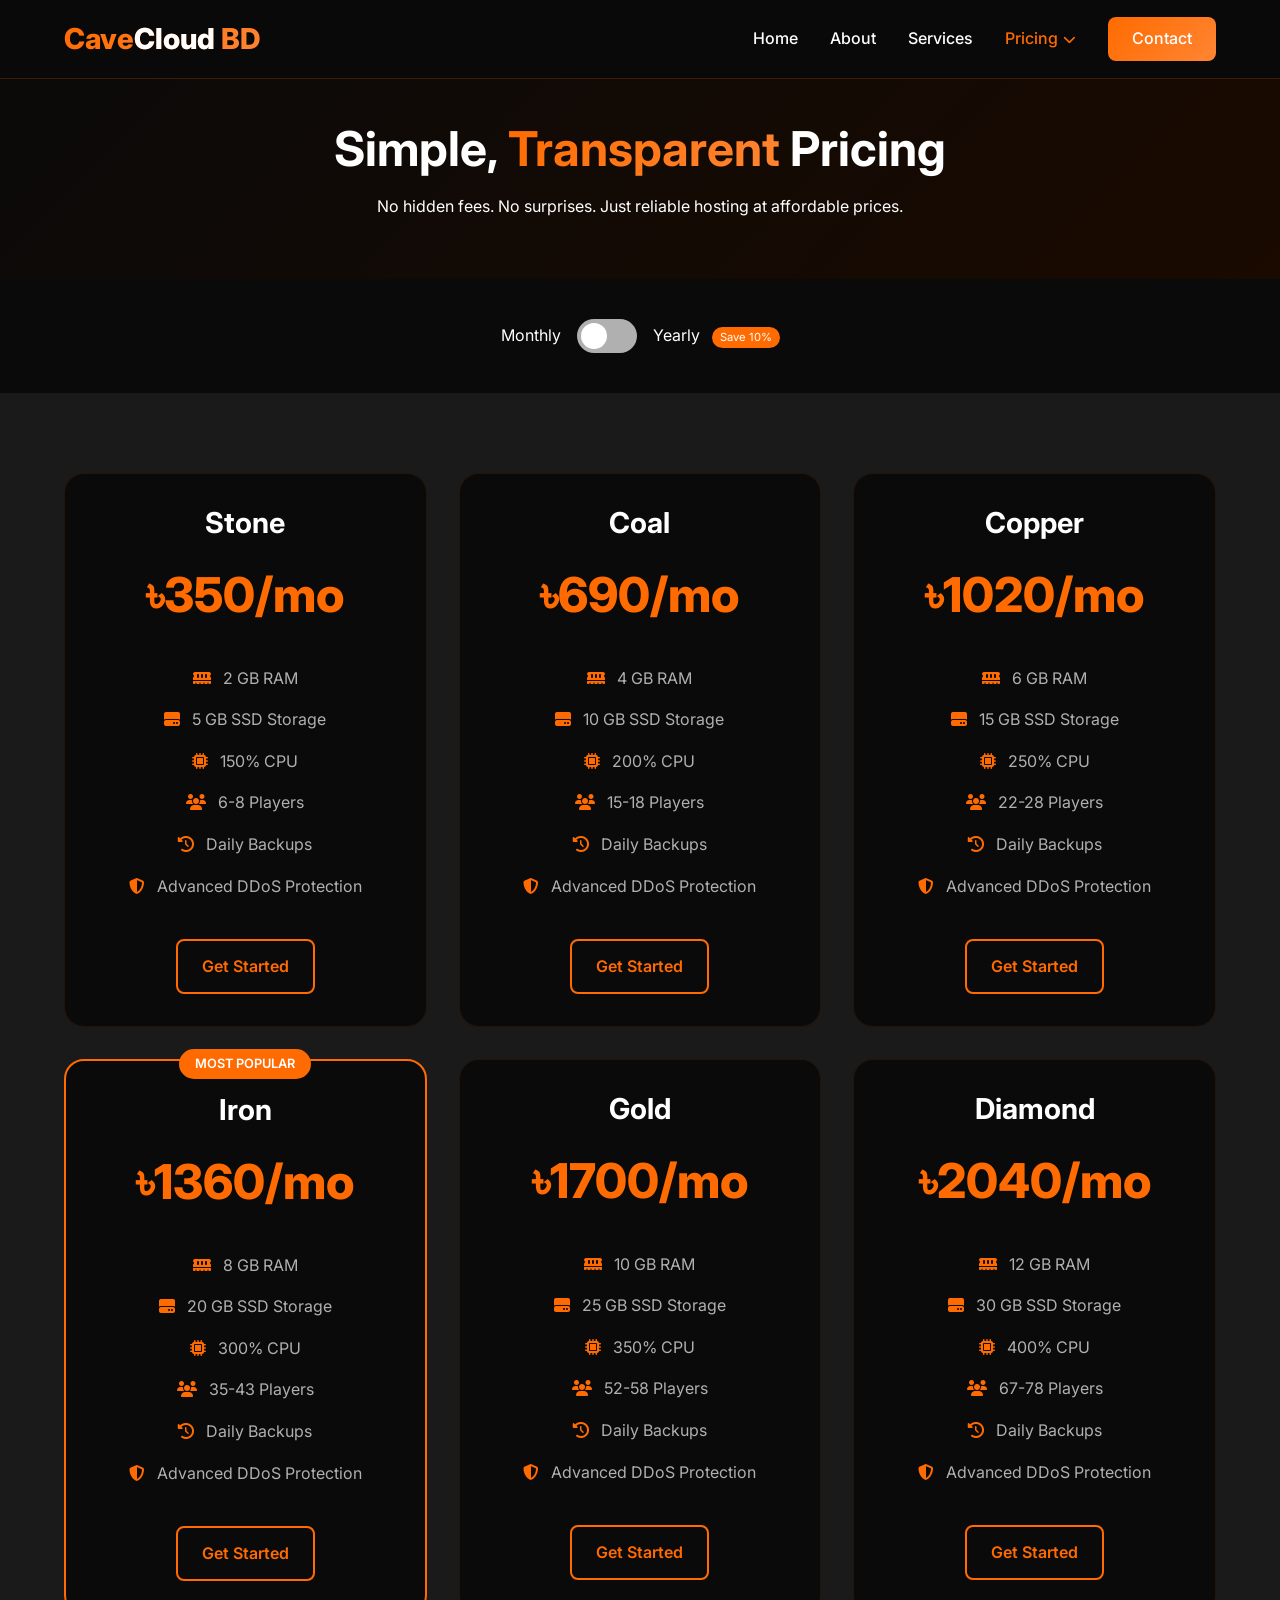
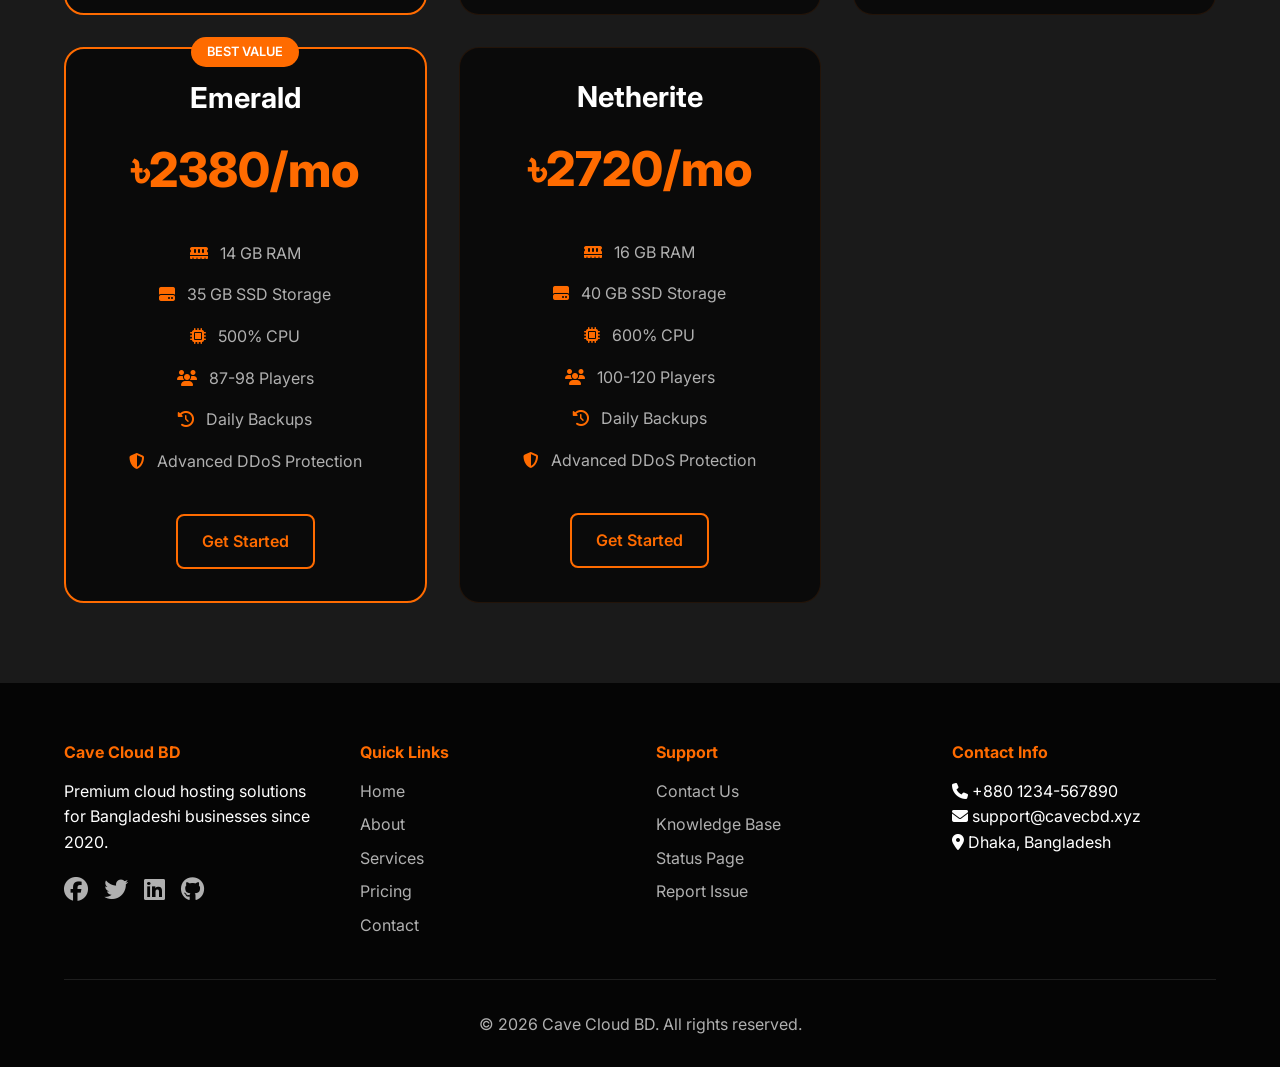
<file: ryzen.html>
<!DOCTYPE html>
<html lang="en">
<head>
    <meta charset="UTF-8">
    <meta name="viewport" content="width=device-width, initial-scale=1.0">
    <title>Pricing - Cave Cloud BD</title>
    <link href="https://fonts.googleapis.com/css2?family=Inter:ital,wght@0,100..900;1,100..900&display=swap" rel="stylesheet">
    <link rel="stylesheet" href="https://cdnjs.cloudflare.com/ajax/libs/font-awesome/6.5.1/css/all.min.css">
    <link rel="stylesheet" href="css/style.css">
</head>
<body>
    <nav class="navbar">
        <div class="nav-container">
            <div class="logo">Cave<span>Cloud</span> BD</div>
            <div class="hamburger">
                <span></span>
                <span></span>
                <span></span>
            </div>
            <div class="nav-links">
                <a href="index.html">Home</a>
                <a href="about.html">About</a>
                <a href="services.html">Services</a>
               <div class="dropdown">
        <a href="pricing.html" class="dropbtn">Pricing<i class="fa-solid fa-chevron-down" style="font-size: 0.8rem; margin-left: 5px;"></i></a>
        <div class="dropdown-content">
            <a href="mcserver.html" class="dropdown-item">
                <div class="item-icon"><i class="fas fa-mountain"></i></div>
                <div class="item-text">
                    <span class="item-title">Minecraft Sever (Xeon)</span>
                </div>
            </a>
            <a href="ryzen.html" class="dropdown-item">
                <div class="item-icon"><i class="fa-solid fa-globe"></i></div>
                <div class="item-text">
                    <span class="item-title">Minecraft Server (Ryzen)</span>
                </div>
            </a>
            <a href="#" class="dropdown-item">
                <div class="item-icon"><i class="fa-solid fa-server"></i></div>
                <div class="item-text">
                    <span class="item-title">Bdix vps plans</span>
                </div>
            </a>
            <a href="pricing.html" class="dropdown-item">
                <div class="item-icon"><i class="fa-solid fa-cloud"></i></div>
                <div class="item-text">
                    <span class="item-title">BDIX Cpanel Hosting</span>
                </div>
            </a>
        </div>
    </div>
                <a href="contact.html" class="btn-nav">Contact</a>
            </div>
        </div>
    </nav>

    <section class="page-header">
        <h1>Simple, <span class="gradient-text">Transparent</span> Pricing</h1>
        <p>No hidden fees. No surprises. Just reliable hosting at affordable prices.</p>
    </section>

    <section class="pricing-toggle">
        <div class="toggle-container">
            <span class="toggle-label">Monthly</span>
            <label class="switch">
                <input type="checkbox" id="pricingToggle">
                <span class="slider"></span>
            </label>
            <span class="toggle-label">Yearly <span class="save-badge">Save 10%</span></span>
        </div>
    </section>

    <section class="pricing-main">
        <div class="pricing-grid" id="pricingGrid">
            <!-- Cloud Hosting Plans -->
            <div class="pricing-card">
                <h3>Stone</h3>
                <div class="pricing-price monthly-price">৳350<span>/mo</span></div>
                <div class="pricing-price yearly-price" style="display:none;">৳3780<span>/year</span></div>
                <ul class="pricing-features">
                    <li><i class="fas fa-memory"></i> 2 GB RAM</li>
                    <li><i class="fas fa-hard-drive"></i> 5 GB SSD Storage</li>
                    <li><i class="fas fa-microchip"></i> 150% CPU</li>
                    <li><i class="fas fa-users"></i> 6-8 Players</li>
                    <li><i class="fas fa-clock-rotate-left"></i> Daily Backups</li>
                     <li><i class="fas fa-shield-halved"></i> Advanced DDoS Protection</li>
                </ul>
                <a href="contact.html" class="btn-service">Get Started</a>
            </div>
            <div class="pricing-card">
                <h3>Coal</h3>
                <div class="pricing-price monthly-price">৳690<span>/mo</span></div>
                <div class="pricing-price yearly-price" style="display:none;">৳7250<span>/year</span></div>
                <ul class="pricing-features">
                    <li><i class="fas fa-memory"></i> 4 GB RAM</li>
                    <li><i class="fas fa-hard-drive"></i> 10 GB SSD Storage</li>
                    <li><i class="fas fa-microchip"></i> 200% CPU </li>
                    <li><i class="fas fa-users"></i> 15-18 Players</li>
                    <li><i class="fas fa-clock-rotate-left"></i> Daily Backups</li>
                     <li><i class="fas fa-shield-halved"></i> Advanced DDoS Protection</li>
                </ul>
                <a href="contact.html" class="btn-service">Get Started</a>
            </div>
            <div class="pricing-card">
                <h3>Copper</h3>
                <div class="pricing-price monthly-price">৳1020<span>/mo</span></div>
                <div class="pricing-price yearly-price" style="display:none;">৳11015<span>/year</span></div>
                <ul class="pricing-features">
                    <li><i class="fas fa-memory"></i> 6 GB RAM</li>
                    <li><i class="fas fa-hard-drive"></i> 15 GB SSD Storage</li>
                    <li><i class="fas fa-microchip"></i> 250% CPU</li>
                    <li><i class="fas fa-users"></i> 22-28 Players</li>
                    <li><i class="fas fa-clock-rotate-left"></i> Daily Backups</li>
                    <li><i class="fas fa-shield-halved"></i> Advanced DDoS Protection</li>
                </ul>
                <a href="contact.html" class="btn-service">Get Started</a>
            </div>
                        <div class="pricing-card popular">
                        <div class="popular-badge">MOST POPULAR</div>
                <h3>Iron</h3>
                <div class="pricing-price monthly-price">৳1360<span>/mo</span></div>
                <div class="pricing-price yearly-price" style="display:none;">৳14690<span>/year</span></div>
                <ul class="pricing-features">
                    <li><i class="fas fa-memory"></i> 8 GB RAM</li>
                    <li><i class="fas fa-hard-drive"></i> 20 GB SSD Storage</li>
                    <li><i class="fas fa-microchip"></i> 300% CPU</li>
                    <li><i class="fas fa-users"></i> 35-43 Players</li>
                    <li><i class="fas fa-clock-rotate-left"></i> Daily Backups</li>
                    <li><i class="fas fa-shield-halved"></i> Advanced DDoS Protection</li>
                </ul>
                <a href="contact.html" class="btn-service">Get Started</a>
        </div>
                    <div class="pricing-card">
                <h3>Gold</h3>
                <div class="pricing-price monthly-price">৳1700<span>/mo</span></div>
                <div class="pricing-price yearly-price" style="display:none;">৳18360<span>/year</span></div>
                <ul class="pricing-features">
                    <li><i class="fas fa-memory"></i> 10 GB RAM</li>
                    <li><i class="fas fa-hard-drive"></i> 25 GB SSD Storage</li>
                    <li><i class="fas fa-microchip"></i> 350% CPU</li>
                    <li><i class="fas fa-users"></i> 52-58 Players</li>
                    <li><i class="fas fa-clock-rotate-left"></i> Daily Backups</li>
                    <li><i class="fas fa-shield-halved"></i> Advanced DDoS Protection</li>
                </ul>
                <a href="contact.html" class="btn-service">Get Started</a>
            </div>
                     <div class="pricing-card">
                <h3>Diamond</h3>
                <div class="pricing-price monthly-price">৳2040<span>/mo</span></div>
                <div class="pricing-price yearly-price" style="display:none;">24470<span>/year</span></div>
                <ul class="pricing-features">
                    <li><i class="fas fa-memory"></i> 12 GB RAM</li>
                    <li><i class="fas fa-hard-drive"></i> 30 GB SSD Storage</li>
                    <li><i class="fas fa-microchip"></i> 400% CPU</li>
                    <li><i class="fas fa-users"></i> 67-78 Players</li>
                    <li><i class="fas fa-clock-rotate-left"></i> Daily Backups</li>
                    <li><i class="fas fa-shield-halved"></i> Advanced DDoS Protection</li>
                </ul>
                <a href="contact.html" class="btn-service">Get Started</a>
            </div>
                        <div class="pricing-card popular">
                        <div class="popular-badge"> BEST VALUE</div>
                <h3>Emerald</h3>
                <div class="pricing-price monthly-price">৳2380<span>/mo</span></div>
                <div class="pricing-price yearly-price" style="display:none;">৳25700<span>/year</span></div>
                <ul class="pricing-features">
                    <li><i class="fas fa-memory"></i> 14 GB RAM</li>
                    <li><i class="fas fa-hard-drive"></i> 35 GB SSD Storage</li>
                    <li><i class="fas fa-microchip"></i> 500% CPU</li>
                    <li><i class="fas fa-users"></i> 87-98 Players</li>
                    <li><i class="fas fa-clock-rotate-left"></i> Daily Backups</li>
                    <li><i class="fas fa-shield-halved"></i> Advanced DDoS Protection</li>
                </ul>
                <a href="contact.html" class="btn-service">Get Started</a>
        </div>
          <div class="pricing-card">
                <h3>Netherite</h3>
                <div class="pricing-price monthly-price">৳2720<span>/mo</span></div>
                <div class="pricing-price yearly-price" style="display:none;">৳29370<span>/year</span></div>
                <ul class="pricing-features">
                    <li><i class="fas fa-memory"></i> 16 GB RAM</li>
                    <li><i class="fas fa-hard-drive"></i> 40 GB SSD Storage</li>
                    <li><i class="fas fa-microchip"></i> 600% CPU</li>
                    <li><i class="fas fa-users"></i> 100-120 Players</li>
                    <li><i class="fas fa-clock-rotate-left"></i> Daily Backups</li>
                    <li><i class="fas fa-shield-halved"></i> Advanced DDoS Protection</li>
                </ul>
                <a href="contact.html" class="btn-service">Get Started</a>
            </div>
        
    </section>

 <!--   <section class="compare-table">
        <h2 class="section-title">Compare <span class="gradient-text">Features</span></h2>
        <div class="table-container">
            <table class="features-table">
                <thead>
                    <tr>
                        <th>Feature</th>
                        <th>Starter</th>
                        <th>Professional</th>
                        <th>Enterprise</th>
                    </tr>
                </thead>
                <tbody>
                    <tr><td>Storage</td><td>10 GB</td><td>50 GB</td><td>200 GB</td></tr>
                    <tr><td>Bandwidth</td><td>100 GB</td><td>Unlimited</td><td>Unlimited</td></tr>
                    <tr><td>Free SSL</td><td>✓</td><td>✓</td><td>✓</td></tr>
                    <tr><td>Free CDN</td><td>✗</td><td>✓</td><td>✓</td></tr>
                    <tr><td>Daily Backups</td><td>✗</td><td>✓</td><td>✓</td></tr>
                    <tr><td>Priority Support</td><td>✗</td><td>✗</td><td>✓</td></tr>
                    <tr><td>Dedicated IP</td><td>✗</td><td>✗</td><td>✓</td></tr>
                </tbody>
            </table>
        </div>
    </section> -->

    <footer class="footer">
        <div class="footer-grid">
            <div class="footer-col">
                <h4>Cave Cloud BD</h4>
                <p>Premium cloud hosting solutions for Bangladeshi businesses since 2020.</p>
                <div class="social-links">
                    <a href="#"><i class="fab fa-facebook"></i></a>
                    <a href="#"><i class="fab fa-twitter"></i></a>
                    <a href="#"><i class="fab fa-linkedin"></i></a>
                    <a href="#"><i class="fab fa-github"></i></a>
                </div>
            </div>
            <div class="footer-col">
                <h4>Quick Links</h4>
                <a href="index.html">Home</a>
                <a href="about.html">About</a>
                <a href="services.html">Services</a>
                <a href="pricing.html">Pricing</a>
                <a href="contact.html">Contact</a>
            </div>
            <div class="footer-col">
                <h4>Support</h4>
                <a href="contact.html">Contact Us</a>
                <a href="#">Knowledge Base</a>
                <a href="#">Status Page</a>
                <a href="#">Report Issue</a>
            </div>
            <div class="footer-col">
                <h4>Contact Info</h4>
                <p><i class="fas fa-phone"></i> +880 1234-567890</p>
                <p><i class="fas fa-envelope"></i> support@cavecbd.xyz</p>
                <p><i class="fas fa-map-marker-alt"></i> Dhaka, Bangladesh</p>
            </div>
        </div>
        <div class="copyright">
            <p>&copy; 2026 Cave Cloud BD. All rights reserved.</p>
        </div>
    </footer>
<!--Start of Tawk.to Script-->
<script type="text/javascript">
var Tawk_API=Tawk_API||{}, Tawk_LoadStart=new Date();
(function(){
var s1=document.createElement("script"),s0=document.getElementsByTagName("script")[0];
s1.async=true;
s1.src='https://embed.tawk.to/69cfdf5ab90ed41c33a4aba9/1jla00uqp';
s1.charset='UTF-8';
s1.setAttribute('crossorigin','*');
s0.parentNode.insertBefore(s1,s0);
})();
</script>
<!--End of Tawk.to Script-->
    <script src="js/main.js"></script>
</body>
</html>
</file>
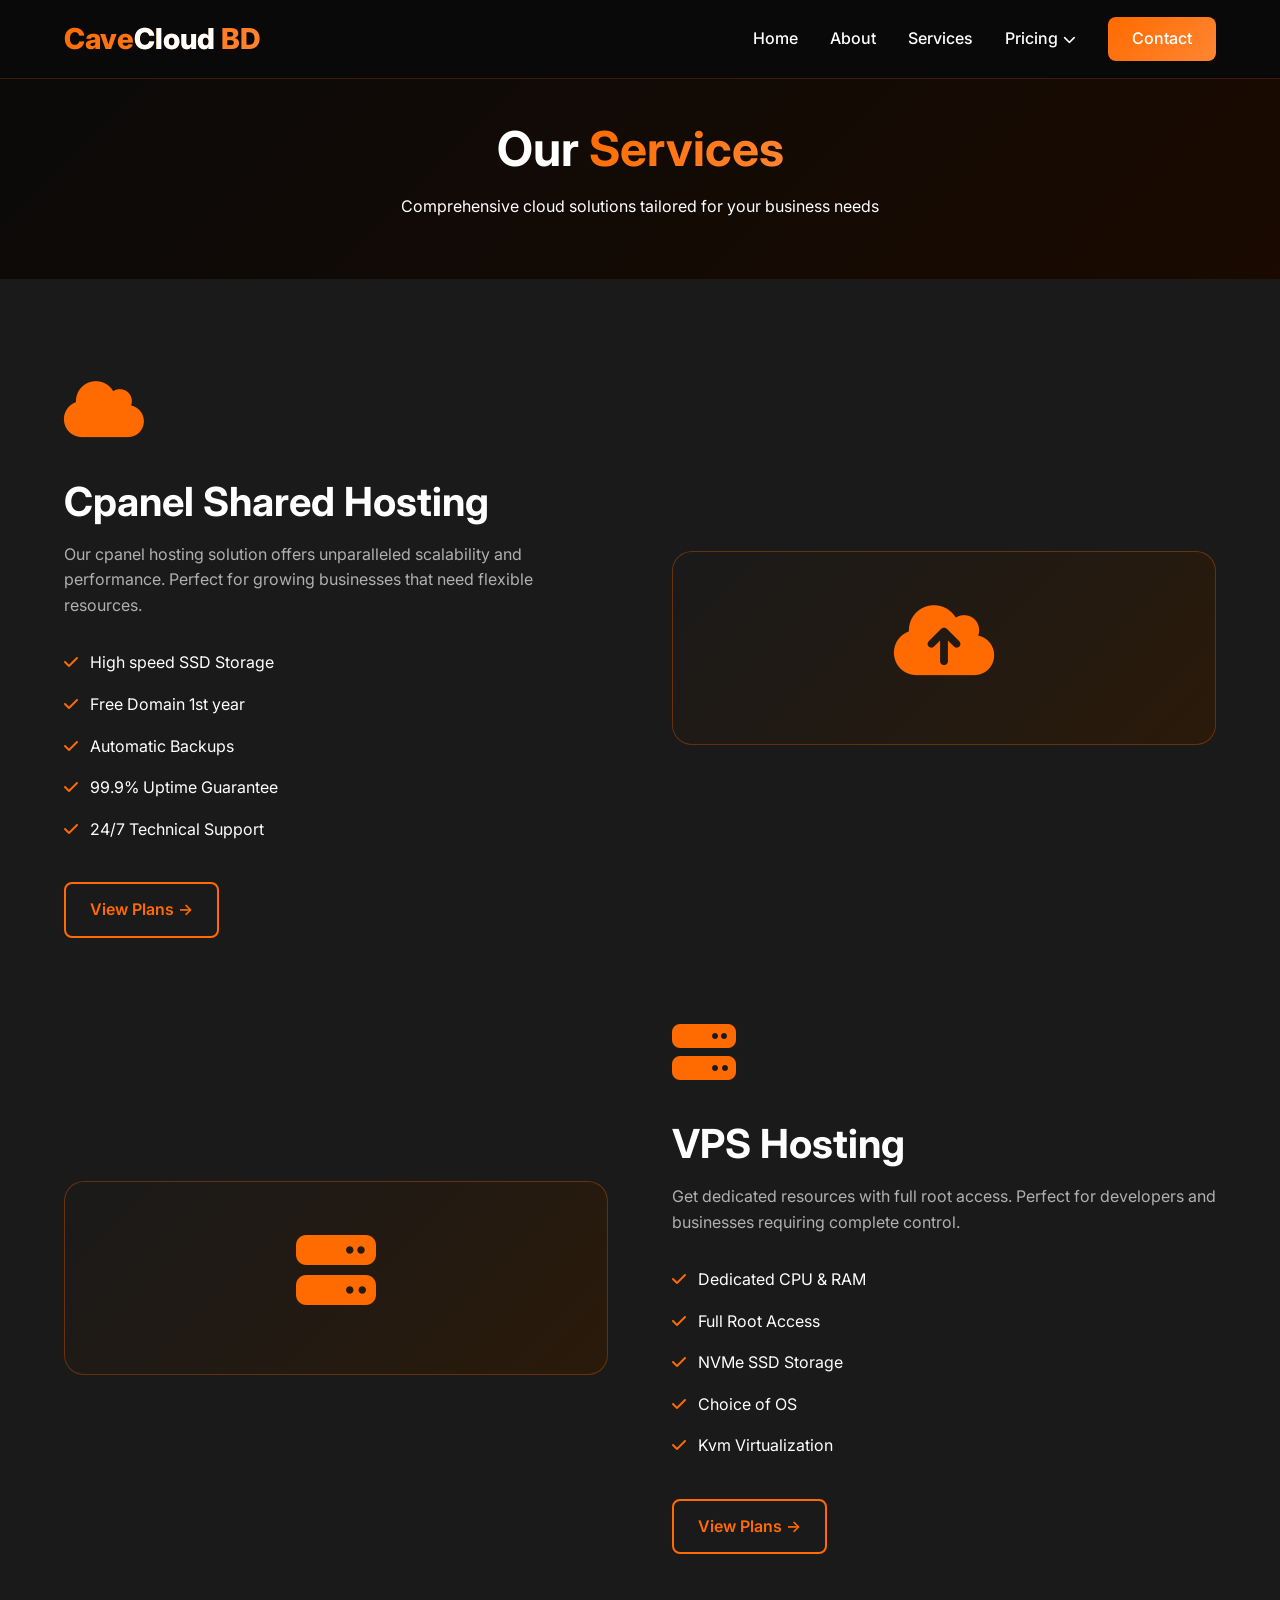
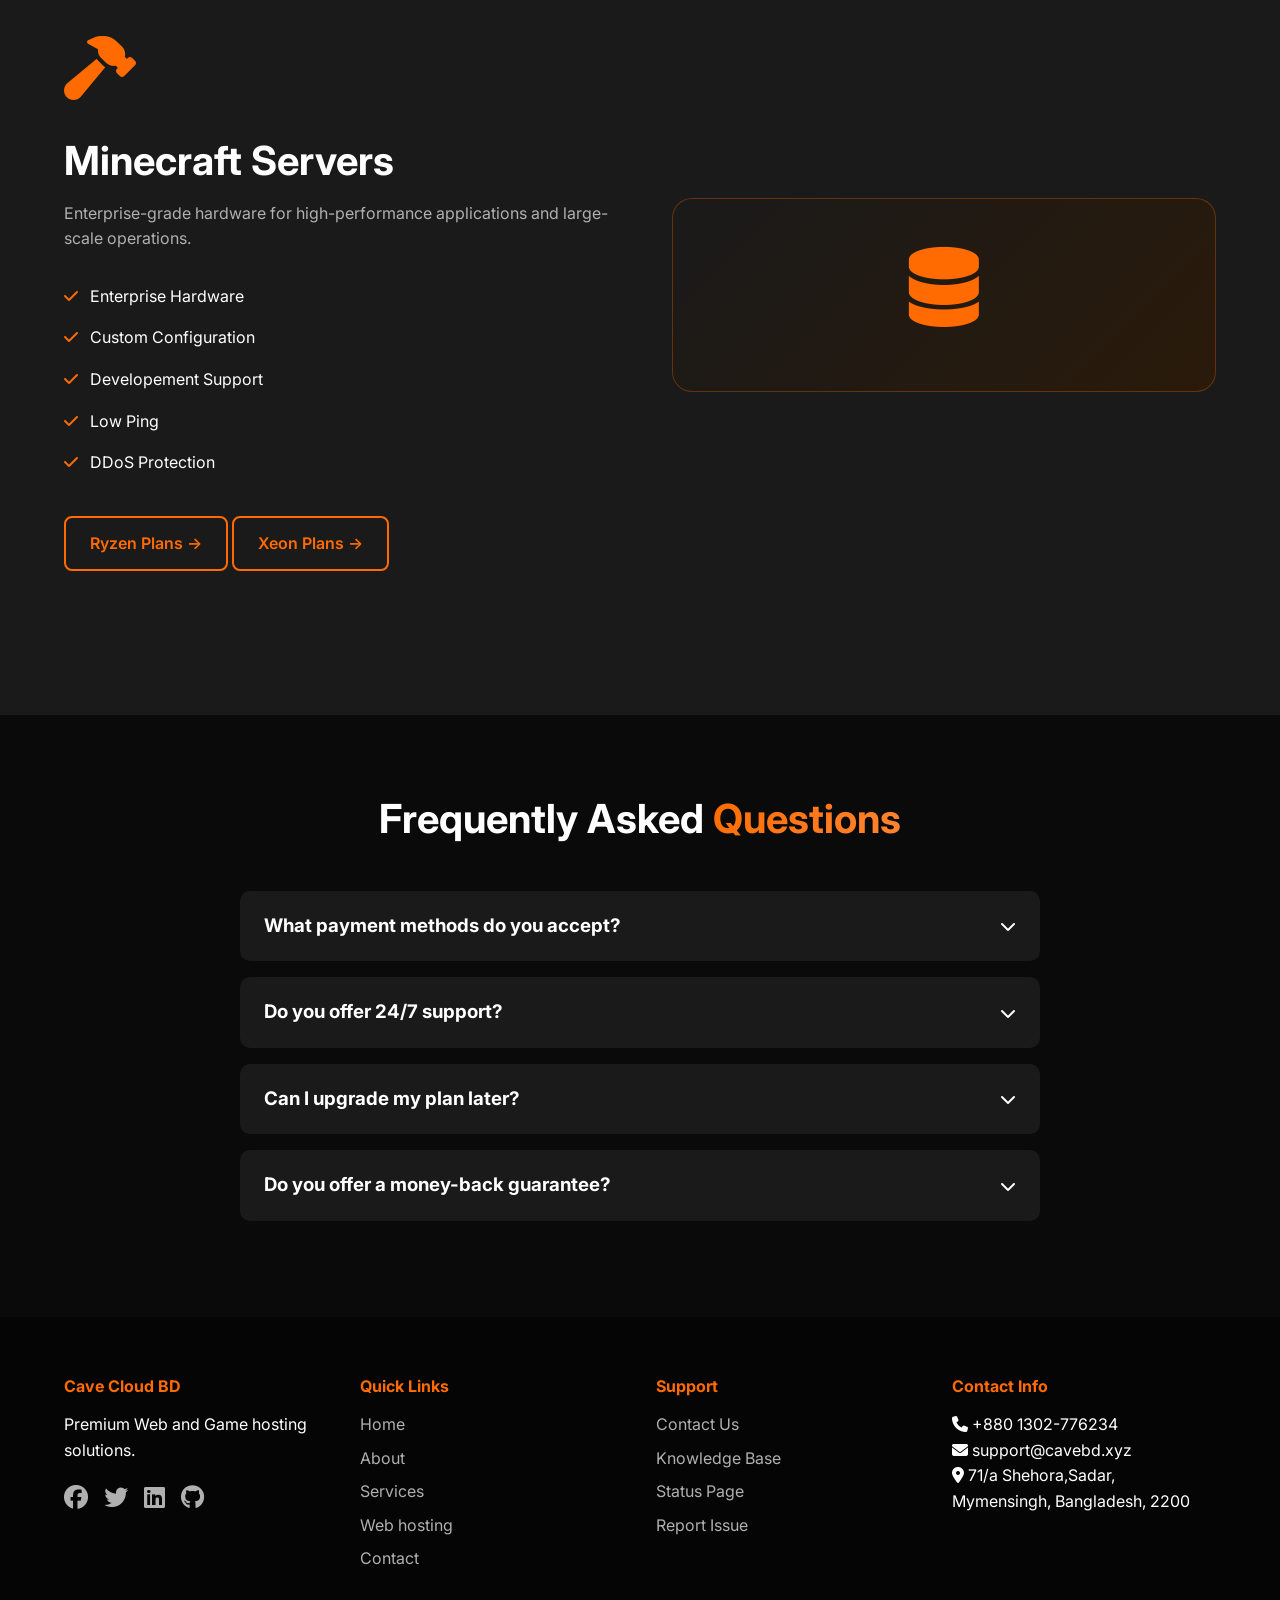
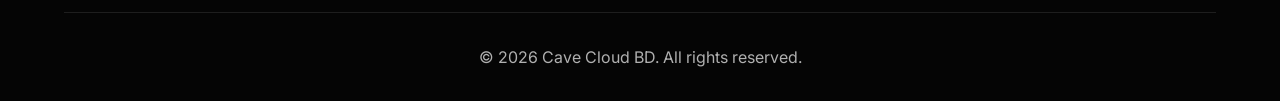
<file: services.html>
<!DOCTYPE html>
<html lang="en">
<head>
    <meta charset="UTF-8">
    <meta name="viewport" content="width=device-width, initial-scale=1.0">
    <title>Our Services - Cave Cloud BD</title>
    <link href="https://fonts.googleapis.com/css2?family=Inter:ital,wght@0,100..900;1,100..900&display=swap" rel="stylesheet">
    <link rel="stylesheet" href="https://cdnjs.cloudflare.com/ajax/libs/font-awesome/6.5.1/css/all.min.css">
    <link rel="stylesheet" href="css/style.css">
</head>
<body>
    <nav class="navbar">
        <div class="nav-container">
            <div class="logo">Cave<span>Cloud</span> BD</div>
            <div class="hamburger">
                <span></span>
                <span></span>
                <span></span>
            </div>
                       <div class="nav-links">
                <a href="index.html">Home</a>
                <a href="about.html">About</a>
                <a href="services.html">Services</a>
               <div class="dropdown">
        <a href="pricing.html" class="dropbtn">Pricing<i class="fa-solid fa-chevron-down" style="font-size: 0.8rem; margin-left: 5px;"></i></a>
        <div class="dropdown-content">
            <a href="mcserver.html" class="dropdown-item">
                <div class="item-icon"><i class="fas fa-mountain"></i></div>
                <div class="item-text">
                    <span class="item-title">Minecraft Sever (Xeon)</span>
                </div>
            </a>
            <a href="ryzen.html" class="dropdown-item">
                <div class="item-icon"><i class="fa-solid fa-globe"></i></div>
                <div class="item-text">
                    <span class="item-title">Minecraft Server (Ryzen)</span>
                </div>
            </a>
            <a href="#" class="dropdown-item">
                <div class="item-icon"><i class="fa-solid fa-server"></i></div>
                <div class="item-text">
                    <span class="item-title">Bdix vps plans</span>
                </div>
            </a>
            <a href="pricing.html" class="dropdown-item">
                <div class="item-icon"><i class="fa-solid fa-cloud"></i></div>
                <div class="item-text">
                    <span class="item-title">BDIX Cpanel Hosting</span>
                </div>
            </a>
        </div>
    </div>
                <a href="contact.html" class="btn-nav">Contact</a>
            </div>
        </div>
    </nav>
    <section class="page-header">
        <h1>Our <span class="gradient-text">Services</span></h1>
        <p>Comprehensive cloud solutions tailored for your business needs</p>
    </section>

    <section class="services-detailed">
        <div class="service-detailed-card">
            <div class="service-detailed-content">
                <div class="service-icon-large"><i class="fas fa-cloud"></i></div>
                <h2>Cpanel Shared Hosting</h2>
                <p>Our cpanel hosting solution offers unparalleled scalability and performance. Perfect for growing businesses that need flexible resources.</p>
                <ul class="service-features">
                    <li><i class="fas fa-check"></i> High speed SSD Storage</li>
                    <li><i class="fas fa-check"></i> Free Domain 1st year</li>
                    <li><i class="fas fa-check"></i> Automatic Backups</li>
                    <li><i class="fas fa-check"></i> 99.9% Uptime Guarantee</li>
                    <li><i class="fas fa-check"></i> 24/7 Technical Support</li>
                </ul>
                <a href="pricing.html" class="btn-service">View Plans →</a>
            </div>
            <div class="service-detailed-image">
                <div class="image-placeholder">
                    <i class="fas fa-cloud-upload-alt"></i>
                </div>
            </div>
        </div>

        <div class="service-detailed-card reverse">
            <div class="service-detailed-content">
                <div class="service-icon-large"><i class="fas fa-server"></i></div>
                <h2>VPS Hosting</h2>
                <p>Get dedicated resources with full root access. Perfect for developers and businesses requiring complete control.</p>
                <ul class="service-features">
                    <li><i class="fas fa-check"></i> Dedicated CPU & RAM</li>
                    <li><i class="fas fa-check"></i> Full Root Access</li>
                    <li><i class="fas fa-check"></i> NVMe SSD Storage</li>
                    <li><i class="fas fa-check"></i> Choice of OS</li>
                    <li><i class="fas fa-check"></i> Kvm Virtualization</li>
                </ul>
                <a href="pricing.html" class="btn-service">View Plans →</a>
            </div>
            <div class="service-detailed-image">
                <div class="image-placeholder">
                    <i class="fas fa-server"></i>
                </div>
            </div>
        </div>

        <div class="service-detailed-card">
            <div class="service-detailed-content">
                <div class="service-icon-large"><i class="fas fa-hammer"></i></div>
                <h2>Minecraft Servers</h2>
                <p>Enterprise-grade hardware for high-performance applications and large-scale operations.</p>
                <ul class="service-features">
                    <li><i class="fas fa-check"></i> Enterprise Hardware</li>
                    <li><i class="fas fa-check"></i> Custom Configuration</li>
                    <li><i class="fas fa-check"></i> Developement Support</li>
                    <li><i class="fas fa-check"></i> Low Ping</li>
                    <li><i class="fas fa-check"></i> DDoS Protection</li>
                </ul>
                <a href="ryzen.html" class="btn-service">Ryzen Plans →</a>
                <a href="mcserver.html" class="btn-service">Xeon Plans →</a>
            </div>
            <div class="service-detailed-image">
                <div class="image-placeholder">
                    <i class="fas fa-database"></i>
                </div>
            </div>
        </div>
    </section>

    <section class="faq">
        <h2 class="section-title">Frequently Asked <span class="gradient-text">Questions</span></h2>
        <div class="faq-container">
            <div class="faq-item">
                <div class="faq-question">
                    <h3>What payment methods do you accept?</h3>
                    <i class="fas fa-chevron-down"></i>
                </div>
                <div class="faq-answer">
                    <p>We accept bKash, Nagad, Rocket, credit/debit cards, and bank transfers. All payments are processed securely.</p>
                </div>
            </div>
            <div class="faq-item">
                <div class="faq-question">
                    <h3>Do you offer 24/7 support?</h3>
                    <i class="fas fa-chevron-down"></i>
                </div>
                <div class="faq-answer">
                    <p>Yes! Our support team is available 24/7 via live chat, email, and phone. We provide support in both Bangla and English.</p>
                </div>
            </div>
            <div class="faq-item">
                <div class="faq-question">
                    <h3>Can I upgrade my plan later?</h3>
                    <i class="fas fa-chevron-down"></i>
                </div>
                <div class="faq-answer">
                    <p>Absolutely! You can upgrade or downgrade your plan at any time from your client dashboard.</p>
                </div>
            </div>
            <div class="faq-item">
                <div class="faq-question">
                    <h3>Do you offer a money-back guarantee?</h3>
                    <i class="fas fa-chevron-down"></i>
                </div>
                <div class="faq-answer">
                    <p>Yes, we offer a 30-day money-back guarantee on all our hosting plans.</p>
                </div>
            </div>
        </div>
    </section>
    <!-- Footer -->
    <footer class="footer">
        <div class="footer-grid">
            <div class="footer-col">
                <h4>Cave Cloud BD</h4>
                <p>Premium Web and Game hosting solutions.</p>
                <div class="social-links">
                    <a href="#"><i class="fab fa-facebook"></i></a>
                    <a href="#"><i class="fab fa-twitter"></i></a>
                    <a href="#"><i class="fab fa-linkedin"></i></a>
                    <a href="#"><i class="fab fa-github"></i></a>
                </div>
            </div>
            <div class="footer-col">
                <h4>Quick Links</h4>
                <a href="index.html">Home</a>
                <a href="about.html">About</a>
                <a href="services.html">Services</a>
                <a href="pricing.html">Web hosting</a>
                <a href="contact.html">Contact</a>
            </div>
            <div class="footer-col">
                <h4>Support</h4>
                <a href="contact.html">Contact Us</a>
                <a href="#">Knowledge Base</a>
                <a href="#">Status Page</a>
                <a href="#">Report Issue</a>
            </div>
            <div class="footer-col">
                <h4>Contact Info</h4>
                <p><i class="fas fa-phone"></i> +880 1302-776234</p>
                <p><i class="fas fa-envelope"></i> support@cavebd.xyz</p>
                <p><i class="fas fa-map-marker-alt"></i> 71/a Shehora,Sadar, Mymensingh, Bangladesh, 2200</p>
            </div>
        </div>
        <div class="copyright">
            <p>&copy; 2026 Cave Cloud BD. All rights reserved.</p>
        </div>
    </footer>
<!--Start of Tawk.to Script-->
<script type="text/javascript">
var Tawk_API=Tawk_API||{}, Tawk_LoadStart=new Date();
(function(){
var s1=document.createElement("script"),s0=document.getElementsByTagName("script")[0];
s1.async=true;
s1.src='https://embed.tawk.to/69cfdf5ab90ed41c33a4aba9/1jla00uqp';
s1.charset='UTF-8';
s1.setAttribute('crossorigin','*');
s0.parentNode.insertBefore(s1,s0);
})();
</script>
<!--End of Tawk.to Script-->
</body>
</html>
</file>
<file: css/style.css>
/* Reset & Base Styles */
* {
    margin: 0;
    padding: 0;
    box-sizing: border-box;
}

:root {
    --primary: #ff6b00;
    --primary-dark: #e05d00;
    --primary-light: #ff8533;
    --dark: #0a0a0a;
    --dark-light: #1a1a1a;
    --gray: #b0b0b0;
    --white: #ffffff;
    --transition: all 0.3s ease;
}

body {
    font-family: 'Inter', sans-serif;
    background: var(--dark);
    color: var(--white);
    line-height: 1.6;
    overflow-x: hidden;
}

/* Custom Scrollbar */
::-webkit-scrollbar {
    width: 10px;
}

::-webkit-scrollbar-track {
    background: var(--dark-light);
}

::-webkit-scrollbar-thumb {
    background: var(--primary);
    border-radius: 5px;
}

::-webkit-scrollbar-thumb:hover {
    background: var(--primary-light);
}

/* Typography */
h1, h2, h3, h4, h5, h6 {
    line-height: 1.2;
}

.gradient-text {
    background: linear-gradient(135deg, var(--primary), var(--primary-light));
    -webkit-background-clip: text;
    background-clip: text;
    color: transparent;
}

.section-title {
    text-align: center;
    font-size: 2.5rem;
    margin-bottom: 3rem;
}

@media (max-width: 768px) {
    .section-title {
        font-size: 2rem;
    }
}

/* Navigation */
.navbar {
    position: fixed;
    top: 0;
    width: 100%;
    background: rgba(10, 10, 10, 0.95);
    backdrop-filter: blur(10px);
    z-index: 1000;
    padding: 1rem 0;
    border-bottom: 1px solid rgba(255, 107, 0, 0.2);
}

.nav-container {
    max-width: 1400px;
    margin: 0 auto;
    padding: 0 5%;
    display: flex;
    justify-content: space-between;
    align-items: center;
}

.logo {
    font-size: 1.8rem;
    font-weight: 800;
    background: linear-gradient(135deg, var(--primary), var(--primary-light));
    -webkit-background-clip: text;
    background-clip: text;
    color: transparent;
}

.logo span {
    color: var(--white);
    background: none;
    -webkit-background-clip: unset;
    background-clip: unset;
}

.nav-links {
    display: flex;
    gap: 2rem;
    align-items: center;
}

.nav-links a {
    color: var(--white);
    text-decoration: none;
    transition: var(--transition);
    font-weight: 500;
}

.nav-links a:hover,
.nav-links a.active {
    color: var(--primary);
}

.btn-nav {
    background: linear-gradient(135deg, var(--primary), var(--primary-light));
    padding: 0.6rem 1.5rem;
    border-radius: 8px;
    color: var(--white) !important;
}

.btn-nav:hover {
    transform: translateY(-2px);
    box-shadow: 0 5px 20px rgba(255, 107, 0, 0.3);
}

/* Hamburger Menu */
.hamburger {
    display: none;
    cursor: pointer;
}

.hamburger span {
    display: block;
    width: 25px;
    height: 3px;
    background: var(--white);
    margin: 5px 0;
    transition: var(--transition);
}

@media (max-width: 768px) {
    .hamburger {
        display: block;
    }
    
    .nav-links {
        position: fixed;
        top: 70px;
        left: -100%;
        width: 100%;
        height: calc(100vh - 70px);
        background: var(--dark);
        flex-direction: column;
        padding: 2rem;
        transition: var(--transition);
    }
    
    .nav-links.active {
        left: 0;
    }
}

/* Hero Section */
.hero {
    padding: 120px 5% 80px;
    background: linear-gradient(135deg, var(--dark) 0%, #1a0a00 100%);
}

.hero-container {
    max-width: 1400px;
    margin: 0 auto;
    display: grid;
    grid-template-columns: 1fr 1fr;
    gap: 4rem;
    align-items: center;
}

.hero-content h1 {
    font-size: 3.5rem;
    font-weight: 800;
    margin-bottom: 1.5rem;
}

.hero-content p {
    font-size: 1.2rem;
    color: var(--gray);
    margin-bottom: 2rem;
}

.domain-search {
    background: var(--dark-light);
    padding: 0.5rem;
    border-radius: 50px;
    display: flex;
    gap: 0.5rem;
    margin-bottom: 2rem;
    border: 1px solid rgba(255, 107, 0, 0.3);
}

.domain-search input {
    flex: 1;
    padding: 1rem 1.5rem;
    background: transparent;
    border: none;
    color: var(--white);
    font-size: 1rem;
    outline: none;
}

.domain-search button {
    background: linear-gradient(135deg, var(--primary), var(--primary-light));
    border: none;
    padding: 1rem 2rem;
    border-radius: 50px;
    color: var(--white);
    font-weight: 600;
    cursor: pointer;
    transition: var(--transition);
}

.domain-search button:hover {
    transform: scale(1.05);
}

.domain-extensions {
    display: flex;
    gap: 1rem;
    font-size: 0.9rem;
    color: var(--primary);
}

.hero-stats {
    display: grid;
    grid-template-columns: repeat(3, 1fr);
    gap: 1rem;
    margin-top: 2rem;
}

.stat {
    text-align: center;
}

.stat h3 {
    font-size: 2rem;
    color: var(--primary);
}

.image-placeholder {
    background: linear-gradient(135deg, var(--dark-light), #2a1a0a);
    padding: 3rem;
    border-radius: 20px;
    text-align: center;
    border: 1px solid rgba(255, 107, 0, 0.3);
}

.image-placeholder i {
    font-size: 5rem;
    color: var(--primary);
    margin-bottom: 1rem;
}

@media (max-width: 768px) {
    .hero-container {
        grid-template-columns: 1fr;
    }
    
    .hero-content h1 {
        font-size: 2rem;
    }
    
    .domain-search {
        flex-direction: column;
        border-radius: 20px;
    }
    
    .domain-search button {
        border-radius: 20px;
    }
}

/* Services Section */
.services-preview,
.services-detailed {
    padding: 80px 5%;
    background: var(--dark-light);
}

.services-grid {
    max-width: 1400px;
    margin: 0 auto;
    display: grid;
    grid-template-columns: repeat(auto-fit, minmax(300px, 1fr));
    gap: 2rem;
}

.service-card {
    background: var(--dark);
    padding: 2rem;
    border-radius: 20px;
    transition: var(--transition);
    border: 1px solid rgba(255, 107, 0, 0.1);
}

.service-card:hover {
    transform: translateY(-10px);
    box-shadow: 0 10px 30px rgba(255, 107, 0, 0.2);
    border-color: var(--primary);
}

.service-icon {
    font-size: 3rem;
    color: var(--primary);
    margin-bottom: 1rem;
}

.service-card h3 {
    font-size: 1.5rem;
    margin-bottom: 1rem;
}

.service-card p {
    color: var(--gray);
    margin-bottom: 1.5rem;
}

.price {
    font-size: 2rem;
    font-weight: 700;
    color: var(--primary);
    margin-bottom: 1rem;
}

.price small {
    font-size: 0.9rem;
    color: var(--gray);
}

.btn-service {
    display: inline-block;
    padding: 0.8rem 1.5rem;
    background: transparent;
    border: 2px solid var(--primary);
    color: var(--primary);
    text-decoration: none;
    border-radius: 8px;
    font-weight: 600;
    transition: var(--transition);
    cursor: pointer;
}

.btn-service:hover {
    background: var(--primary);
    color: var(--white);
}

/* Service Detailed */
.service-detailed-card {
    max-width: 1400px;
    margin: 0 auto 4rem;
    display: grid;
    grid-template-columns: 1fr 1fr;
    gap: 4rem;
    align-items: center;
}

.service-detailed-card.reverse {
    direction: rtl;
}

.service-detailed-card.reverse .service-detailed-content {
    direction: ltr;
}

.service-icon-large {
    font-size: 4rem;
    color: var(--primary);
    margin-bottom: 1rem;
}

.service-detailed-content h2 {
    font-size: 2.5rem;
    margin-bottom: 1rem;
}

.service-detailed-content p {
    color: var(--gray);
    margin-bottom: 1.5rem;
}

.service-features {
    list-style: none;
    margin-bottom: 2rem;
}

.service-features li {
    padding: 0.5rem 0;
}

.service-features i {
    color: var(--primary);
    margin-right: 0.5rem;
}

@media (max-width: 768px) {
    .service-detailed-card,
    .service-detailed-card.reverse {
        grid-template-columns: 1fr;
        direction: ltr;
    }
}

/* Features Section */
.features {
    padding: 80px 5%;
    background: linear-gradient(135deg, var(--dark), #1a0a00);
}

.features-grid {
    max-width: 1400px;
    margin: 0 auto;
    display: grid;
    grid-template-columns: repeat(auto-fit, minmax(250px, 1fr));
    gap: 2rem;
}

.feature-item {
    text-align: center;
    padding: 2rem;
}

.feature-item i {
    font-size: 3rem;
    color: var(--primary);
    margin-bottom: 1rem;
}

/* Pricing Section */
.pricing-main {
    padding: 80px 5%;
    background: var(--dark-light);
}

.pricing-toggle {
    text-align: center;
    padding: 2rem 5%;
}

.toggle-container {
    display: inline-flex;
    align-items: center;
    gap: 1rem;
    background: var(--dark);
    padding: 0.5rem 1rem;
    border-radius: 50px;
}

.switch {
    position: relative;
    display: inline-block;
    width: 60px;
    height: 34px;
}

.switch input {
    opacity: 0;
    width: 0;
    height: 0;
}

.slider {
    position: absolute;
    cursor: pointer;
    top: 0;
    left: 0;
    right: 0;
    bottom: 0;
    background-color: var(--gray);
    transition: var(--transition);
    border-radius: 34px;
}

.slider:before {
    position: absolute;
    content: "";
    height: 26px;
    width: 26px;
    left: 4px;
    bottom: 4px;
    background-color: var(--white);
    transition: var(--transition);
    border-radius: 50%;
}

input:checked + .slider {
    background-color: var(--primary);
}

input:checked + .slider:before {
    transform: translateX(26px);
}

.save-badge {
    background: var(--primary);
    padding: 0.2rem 0.5rem;
    border-radius: 20px;
    font-size: 0.7rem;
    margin-left: 0.5rem;
}

.pricing-grid {
    max-width: 1400px;
    margin: 0 auto;
    display: grid;
    grid-template-columns: repeat(auto-fit, minmax(320px, 1fr));
    gap: 2rem;
}

.pricing-card {
    background: var(--dark);
    padding: 2rem;
    border-radius: 20px;
    text-align: center;
    transition: var(--transition);
    border: 1px solid rgba(255, 107, 0, 0.1);
    position: relative;
}

.pricing-card:hover {
    transform: translateY(-5px);
}

.pricing-card.popular {
    border: 2px solid var(--primary);
    transform: scale(1.05);
}

.popular-badge {
    position: absolute;
    top: -12px;
    left: 50%;
    transform: translateX(-50%);
    background: var(--primary);
    padding: 0.3rem 1rem;
    border-radius: 20px;
    font-size: 0.8rem;
    font-weight: 600;
}

.pricing-card h3 {
    font-size: 1.8rem;
    margin-bottom: 1rem;
}

.pricing-price {
    font-size: 3rem;
    font-weight: 800;
    color: var(--primary);
    margin-bottom: 1.5rem;
}

.pricing-features {
    list-style: none;
    margin-bottom: 2rem;
}

.pricing-features li {
    padding: 0.5rem 0;
    color: var(--gray);
}

.pricing-features i {
    color: var(--primary);
    margin-right: 0.5rem;
}

@media (max-width: 768px) {
    .pricing-card.popular {
        transform: scale(1);
    }
}

/* Compare Table */
.compare-table {
    padding: 80px 5%;
    background: var(--dark);
}

.table-container {
    max-width: 1200px;
    margin: 0 auto;
    overflow-x: auto;
}

.features-table {
    width: 100%;
    border-collapse: collapse;
    background: var(--dark-light);
    border-radius: 20px;
    overflow: hidden;
}

.features-table th,
.features-table td {
    padding: 1rem;
    text-align: left;
    border-bottom: 1px solid rgba(255, 255, 255, 0.1);
}

.features-table th {
    background: var(--primary);
    color: var(--white);
}

.features-table td {
    color: var(--gray);
}

.features-table tr:hover {
    background: rgba(255, 107, 0, 0.1);
}

/* Page Header */
.page-header {
    padding: 120px 5% 60px;
    text-align: center;
    background: linear-gradient(135deg, var(--dark), #1a0a00);
}

.page-header h1 {
    font-size: 3rem;
    margin-bottom: 1rem;
}

/* About Page */
.about-story {
    padding: 80px 5%;
}

.about-container {
    max-width: 1400px;
    margin: 0 auto;
    display: grid;
    grid-template-columns: 1fr 1fr;
    gap: 4rem;
    align-items: center;
}

.about-content h2 {
    font-size: 2.5rem;
    margin-bottom: 1.5rem;
}

.about-content p {
    color: var(--gray);
    margin-bottom: 1rem;
}

.milestones {
    display: grid;
    grid-template-columns: repeat(4, 1fr);
    gap: 1rem;
    margin-top: 2rem;
}

.milestone {
    text-align: center;
}

.milestone h3 {
    font-size: 1.5rem;
    color: var(--primary);
}

@media (max-width: 768px) {
    .about-container {
        grid-template-columns: 1fr;
    }
    
    .milestones {
        grid-template-columns: repeat(2, 1fr);
    }
}

/* Team Section */
.team {
    padding: 80px 5%;
    background: var(--dark-light);
}

.team-grid {
    max-width: 1400px;
    margin: 0 auto;
    display: grid;
    grid-template-columns: repeat(auto-fit, minmax(300px, 1fr));
    gap: 2rem;
}

.team-card {
    background: var(--dark);
    padding: 2rem;
    border-radius: 20px;
    text-align: center;
    transition: var(--transition);
}

.team-card:hover {
    transform: translateY(-5px);
}

.team-icon {
    font-size: 4rem;
    color: var(--primary);
    margin-bottom: 1rem;
}

.team-card h3 {
    font-size: 1.5rem;
    margin-bottom: 0.5rem;
}

.team-card p {
    color: var(--gray);
    margin-bottom: 1rem;
}

.team-social a {
    color: var(--gray);
    font-size: 1.2rem;
    margin: 0 0.5rem;
    transition: var(--transition);
}

.team-social a:hover {
    color: var(--primary);
}

/* Stats Section */
.stats {
    padding: 80px 5%;
    background: linear-gradient(135deg, var(--primary), var(--primary-dark));
}

.stats-container {
    max-width: 1400px;
    margin: 0 auto;
    display: grid;
    grid-template-columns: repeat(4, 1fr);
    gap: 2rem;
    text-align: center;
}

.stat-item h3 {
    font-size: 3rem;
    margin-bottom: 0.5rem;
}

@media (max-width: 768px) {
    .stats-container {
        grid-template-columns: repeat(2, 1fr);
    }
}

/* FAQ Section */
.faq {
    padding: 80px 5%;
    background: var(--dark);
}

.faq-container {
    max-width: 800px;
    margin: 0 auto;
}

.faq-item {
    background: var(--dark-light);
    margin-bottom: 1rem;
    border-radius: 10px;
    overflow: hidden;
}

.faq-question {
    padding: 1.5rem;
    display: flex;
    justify-content: space-between;
    align-items: center;
    cursor: pointer;
    transition: var(--transition);
}

.faq-question:hover {
    background: rgba(255, 107, 0, 0.1);
}

.faq-question i {
    transition: var(--transition);
}

.faq-item.active .faq-question i {
    transform: rotate(180deg);
}

.faq-answer {
    padding: 0 1.5rem;
    max-height: 0;
    overflow: hidden;
    transition: var(--transition);
}

.faq-item.active .faq-answer {
    padding: 0 1.5rem 1.5rem;
    max-height: 500px;
}

/* Contact Page */
.contact-section {
    padding: 80px 5%;
    background: var(--dark-light);
}

.contact-container {
    max-width: 1400px;
    margin: 0 auto;
    display: grid;
    grid-template-columns: 1fr 1fr;
    gap: 4rem;
}

.contact-info h2 {
    font-size: 2rem;
    margin-bottom: 2rem;
}

.info-item {
    display: flex;
    gap: 1.5rem;
    margin-bottom: 2rem;
}

.info-item i {
    font-size: 1.5rem;
    color: var(--primary);
}

.info-item h3 {
    margin-bottom: 0.5rem;
}

.info-item p {
    color: var(--gray);
}

.social-links-large {
    display: flex;
    gap: 1rem;
    margin-top: 2rem;
}

.social-links-large a {
    width: 45px;
    height: 45px;
    background: var(--dark);
    display: flex;
    align-items: center;
    justify-content: center;
    border-radius: 50%;
    color: var(--primary);
    font-size: 1.2rem;
    transition: var(--transition);
}

.social-links-large a:hover {
    background: var(--primary);
    color: var(--white);
    transform: translateY(-3px);
}

.contact-form {
    background: var(--dark);
    padding: 2rem;
    border-radius: 20px;
}

.form-group {
    margin-bottom: 1.5rem;
}

.form-group label {
    display: block;
    margin-bottom: 0.5rem;
    font-weight: 500;
}

.form-group input,
.form-group select,
.form-group textarea {
    width: 100%;
    padding: 0.8rem;
    background: var(--dark-light);
    border: 1px solid rgba(255, 107, 0, 0.3);
    border-radius: 8px;
    color: var(--white);
    font-family: inherit;
    transition: var(--transition);
}

.form-group input:focus,
.form-group select:focus,
.form-group textarea:focus {
    outline: none;
    border-color: var(--primary);
}

.btn-submit {
    width: 100%;
    padding: 1rem;
    background: linear-gradient(135deg, var(--primary), var(--primary-light));
    border: none;
    border-radius: 8px;
    color: var(--white);
    font-size: 1rem;
    font-weight: 600;
    cursor: pointer;
    transition: var(--transition);
}

.btn-submit:hover {
    transform: translateY(-2px);
    box-shadow: 0 5px 20px rgba(255, 107, 0, 0.3);
}

.form-message {
    margin-top: 1rem;
    padding: 1rem;
    border-radius: 8px;
    text-align: center;
}

.form-message.success {
    background: rgba(76, 175, 80, 0.2);
    border: 1px solid #4caf50;
    color: #4caf50;
}

.form-message.error {
    background: rgba(244, 67, 54, 0.2);
    border: 1px solid #f44336;
    color: #f44336;
}

.map {
    width: 100%;
    height: 400px;
}

@media (max-width: 768px) {
    .contact-container {
        grid-template-columns: 1fr;
    }
}

/* CTA Section */
.cta {
    padding: 80px 5%;
    background: linear-gradient(135deg, var(--primary), var(--primary-light));
    text-align: center;
}

.cta h2 {
    font-size: 2.5rem;
    margin-bottom: 1rem;
}

.cta p {
    font-size: 1.2rem;
    margin-bottom: 2rem;
}

.btn-cta {
    display: inline-block;
    padding: 1rem 2.5rem;
    background: var(--white);
    color: var(--primary);
    text-decoration: none;
    border-radius: 50px;
    font-weight: 700;
    transition: var(--transition);
}

.btn-cta:hover {
    transform: translateY(-3px);
    box-shadow: 0 10px 20px rgba(0,0,0,0.2);
}

/* Footer */
.footer {
    padding: 60px 5% 30px;
    background: #050505;
}

.footer-grid {
    max-width: 1400px;
    margin: 0 auto;
    display: grid;
    grid-template-columns: repeat(auto-fit, minmax(250px, 1fr));
    gap: 2rem;
    margin-bottom: 2rem;
}

.footer-col h4 {
    margin-bottom: 1rem;
    color: var(--primary);
}

.footer-col a {
    display: block;
    color: var(--gray);
    text-decoration: none;
    margin-bottom: 0.5rem;
    transition: var(--transition);
}

.footer-col a:hover {
    color: var(--primary);
    transform: translateX(5px);
}

.social-links {
    display: flex;
    gap: 1rem;
    margin-top: 1rem;
}

.social-links a {
    font-size: 1.5rem;
}

.copyright {
    text-align: center;
    padding-top: 2rem;
    border-top: 1px solid rgba(255,255,255,0.1);
    color: var(--gray);
}

/* Animations */
@keyframes fadeInUp {
    from {
        opacity: 0;
        transform: translateY(30px);
    }
    to {
        opacity: 1;
        transform: translateY(0);
    }
}

.service-card, .pricing-card, .testimonial-card, .feature-item, .team-card {
    animation: fadeInUp 0.6s ease-out;
}

/* Loading State */
.loading {
    position: relative;
    opacity: 0.6;
    pointer-events: none;
}

.loading::after {
    content: '';
    position: absolute;
    top: 50%;
    left: 50%;
    width: 30px;
    height: 30px;
    border: 3px solid var(--primary);
    border-top-color: transparent;
    border-radius: 50%;
    animation: spin 0.8s linear infinite;
}

@keyframes spin {
    to {
        transform: rotate(360deg);
    }
}
/* Dropdown Logic */
.dropdown {
    position: relative;
    display: inline-block;
}

.dropdown-content {
    display: none;
    position: absolute;
    background: #151515; /* Slightly lighter than your --dark for contrast */
    min-width: 280px;
    top: 100%;
    left: 50%;
    transform: translateX(-50%);
    border-radius: 12px;
    padding: 10px;
    box-shadow: 0 15px 30px rgba(0, 0, 0, 0.5);
    border: 1px solid rgba(255, 107, 0, 0.2);
    z-index: 1001;
    margin-top: 15px; /* Gap from the navbar */
}

/* Arrow pointer at the top of the menu */
.dropdown-content::before {
    content: "";
    position: absolute;
    top: -8px;
    left: 50%;
    transform: translateX(-50%);
    border-left: 8px solid transparent;
    border-right: 8px solid transparent;
    border-bottom: 8px solid #151515;
}

/* Show menu on hover */
.dropdown:hover .dropdown-content {
    display: block;
    animation: fadeInUp 0.3s ease;
}

/* Dropdown Individual Items */
.dropdown-item {
    display: flex;
    align-items: center;
    padding: 12px;
    text-decoration: none !important;
    border-radius: 8px;
    transition: var(--transition);
    margin-bottom: 5px;
}

.dropdown-item:last-child {
    margin-bottom: 0;
}

.dropdown-item:hover {
    background: rgba(255, 107, 0, 0.1);
}

.item-icon {
    width: 40px;
    height: 40px;
    background: rgba(255, 107, 0, 0.15);
    border-radius: 8px;
    display: flex;
    align-items: center;
    justify-content: center;
    margin-right: 15px;
    color: var(--primary);
    font-size: 1.2rem;
}

.dropdown-item:hover .item-icon {
    background: var(--primary);
    color: var(--white);
}

.item-title {
    display: block;
    color: var(--white);
    font-weight: 600;
    font-size: 0.95rem;
}

/* Mobile Fix: Ensure dropdown works in the hamburger menu */
@media (max-width: 768px) {
    .dropdown-content {
        position: static;
        transform: none;
        width: 100%;
        background: transparent;
        border: none;
        box-shadow: none;
        display: block; /* Show links by default on mobile */
        padding-left: 20px;
    }
    
    .dropdown-content::before {
        display: none;
    }
    
    .item-title {
        color: var(--gray);
    }
}
.dropdown-content::after {
    content: "";
    position: absolute;
    top: -20px; /* This spans the gap between the button and the menu */
    left: 0;
    width: 100%;
    height: 20px;
    background: transparent;
}
</file>
